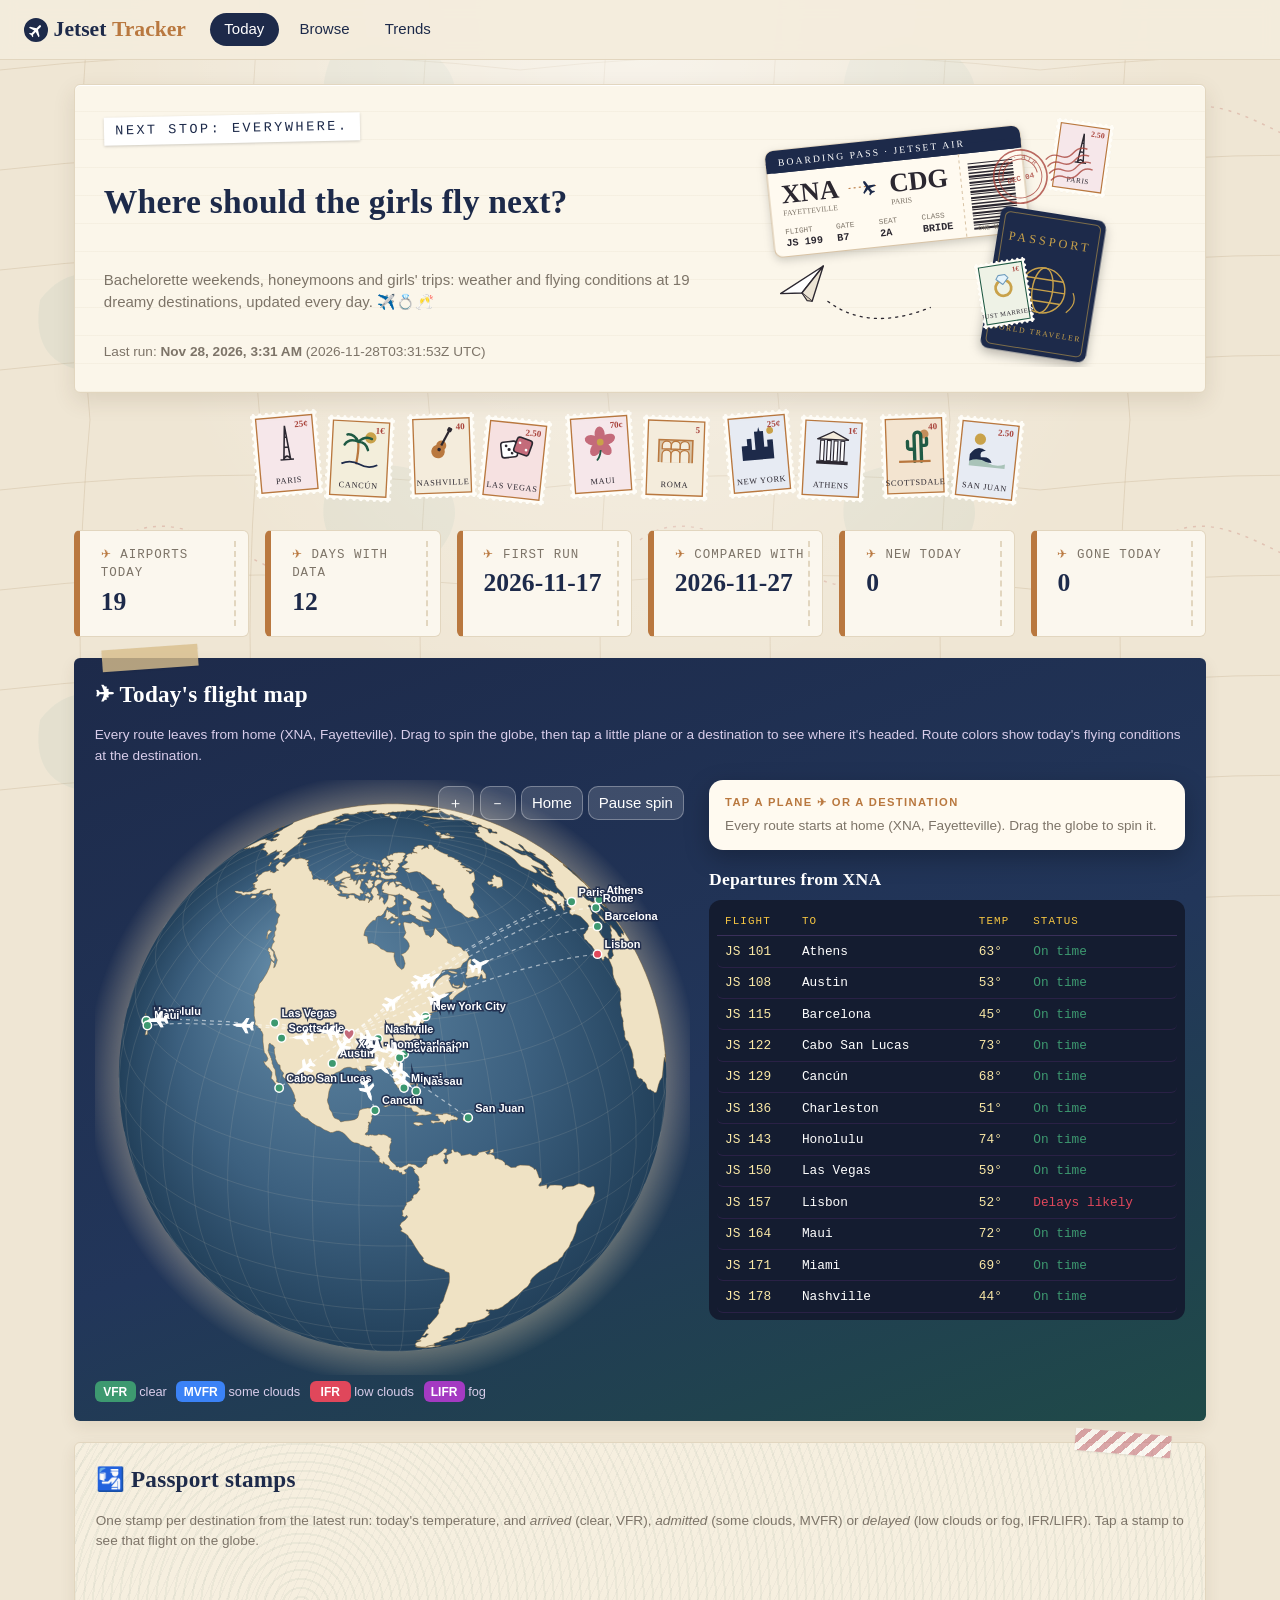
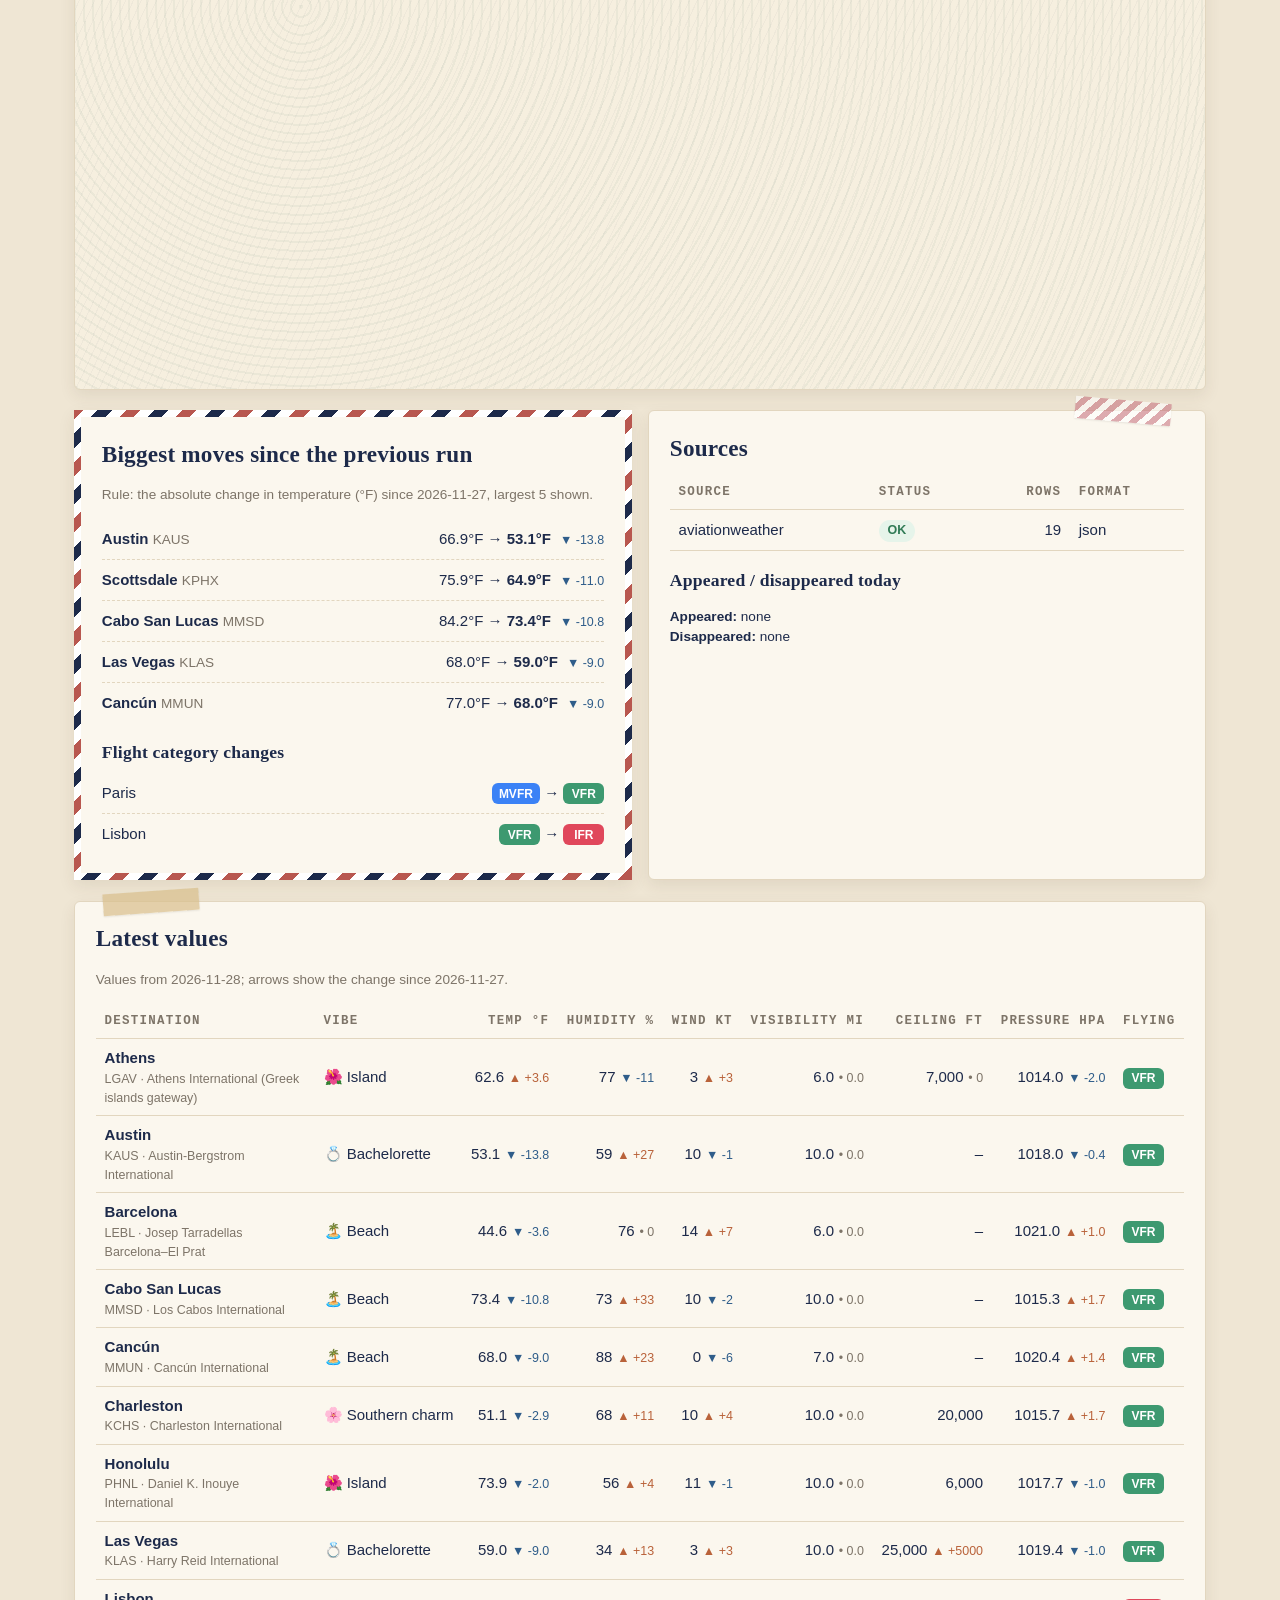
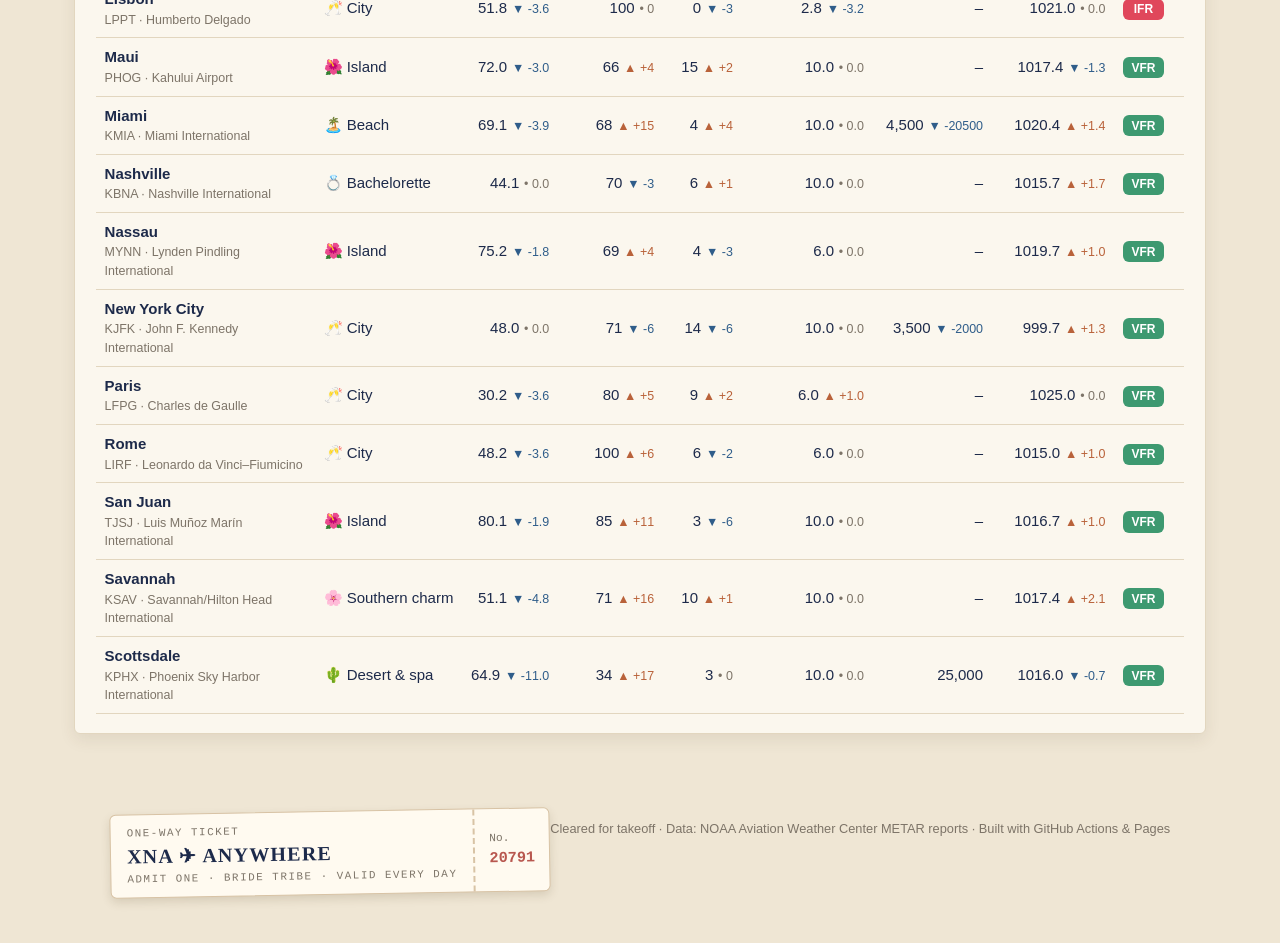
<file: index.html>
<!DOCTYPE html>
<html lang="en">
<head>
  <meta charset="utf-8">
  <meta name="viewport" content="width=device-width, initial-scale=1">
  <title>Today · Jetset Tracker</title>
  <meta name="description" content="Daily weather and flying conditions at 19 girls'-trip airports.">
  <meta name="theme-color" content="#d9547a">
  <link rel="manifest" href="manifest.webmanifest">
  <link rel="icon" href="icons/icon-192.png">
  <link rel="apple-touch-icon" href="icons/icon-192.png">
  <link rel="stylesheet" href="assets/style.css">
</head>
<body data-page="today">
  <nav class="nav">
    <a class="brand" href="index.html">✈ Jetset <span>Tracker</span></a>
    <div class="nav-links">
      <a href="index.html" data-page="today">Today</a>
      <a href="browse.html" data-page="browse">Browse</a>
      <a href="trends.html" data-page="trends">Trends</a>
    </div>
  </nav>
  <main>
    <div id="offline" class="offline">You're offline. Showing the last data this device loaded.</div>
    <section class="hero">
      <h1>Where should the girls fly next?</h1>
      <p>Bachelorette weekends, honeymoons and girls' trips: weather and flying conditions at 19 dreamy destinations, updated every day. ✈️💍🥂</p>
      <p class="small" id="last-run">Loading the latest run…</p>
    </section>

    <div id="content">
      <div class="grid stats" id="stats"></div>

      <section class="card globe-card">
        <h2>✈ Today's flight map</h2>
        <p class="muted small">Every route leaves from home (XNA, Fayetteville). Drag to spin the globe, then tap a little plane
          or a destination to see where it's headed. Route colors show today's flying conditions at the destination.</p>
        <div class="globe-layout">
          <div class="globe-wrap">
            <canvas id="globe" aria-label="Interactive globe of flights from XNA to each destination"></canvas>
            <div class="globe-tools">
              <button type="button" id="g-in" aria-label="Zoom in">＋</button>
              <button type="button" id="g-out" aria-label="Zoom out">－</button>
              <button type="button" id="g-home">Home</button>
              <button type="button" id="g-spin">Pause spin</button>
            </div>
            <div class="legend-cats">
              <span><span class="cat VFR">VFR</span> clear</span><span><span class="cat MVFR">MVFR</span> some clouds</span>
              <span><span class="cat IFR">IFR</span> low clouds</span><span><span class="cat LIFR">LIFR</span> fog</span>
            </div>
          </div>
          <div>
            <div id="flight-info"></div>
            <h3 style="color:#fff">Departures from XNA</h3>
            <div class="board" id="board"></div>
          </div>
        </div>
      </section>

      <section class="card passport-page">
        <h2>🛂 Passport stamps</h2>
        <p class="muted small">One stamp per destination from the latest run: today's temperature, and <em>arrived</em> (clear, VFR),
          <em>admitted</em> (some clouds, MVFR) or <em>delayed</em> (low clouds or fog, IFR/LIFR). Tap a stamp to see that flight on the globe.</p>
        <div class="stamps-grid" id="stamps"></div>
      </section>

      <div class="grid two">
        <section class="card airmail">
          <h2>Biggest moves since the previous run</h2>
          <p class="muted small" id="moves-rule"></p>
          <ul class="moves" id="moves"></ul>
          <h3 style="margin-top:1rem">Flight category changes</h3>
          <ul class="moves" id="cat-changes"></ul>
        </section>
        <section class="card">
          <h2>Sources</h2>
          <div class="table-wrap">
            <table>
              <thead><tr><th>Source</th><th>Status</th><th class="num">Rows</th><th>Format</th></tr></thead>
              <tbody id="sources"></tbody>
            </table>
          </div>
          <h3 style="margin-top:1rem">Appeared / disappeared today</h3>
          <p id="new-gone" class="small"></p>
        </section>
      </div>

      <section class="card">
        <h2>Latest values</h2>
        <p class="muted small" id="latest-note"></p>
        <div class="table-wrap">
          <table>
            <thead>
              <tr>
                <th>Destination</th><th>Vibe</th><th class="num">Temp °F</th><th class="num">Humidity %</th>
                <th class="num">Wind kt</th><th class="num">Visibility mi</th><th class="num">Ceiling ft</th>
                <th class="num">Pressure hPa</th><th>Flying</th>
              </tr>
            </thead>
            <tbody id="latest"></tbody>
          </table>
        </div>
      </section>
    </div>
  </main>
  <footer>Cleared for takeoff · Data: NOAA Aviation Weather Center METAR reports · Built with GitHub Actions &amp; Pages</footer>

  <script src="assets/app.js"></script>
  <script src="assets/decor.js"></script>
  <script src="assets/vendor/d3-array.min.js"></script>
  <script src="assets/vendor/d3-geo.min.js"></script>
  <script src="assets/globe.js"></script>
  <script>
  (async function () {
    const content = document.getElementById("content");
    let data;
    try { data = await loadData(); } catch (e) { showError(content, e); return; }
    const { rows, status } = data;
    const runDate = status.run_date || data.dates[data.dates.length - 1];
    const diff = compare(rows, runDate);

    if (window.d3 && diff.today.size) {
      const globe = initGlobe({
        canvas: document.getElementById("globe"),
        infoEl: document.getElementById("flight-info"),
        boardEl: document.getElementById("board"),
        latestRows: diff.today,
      });
      globe.start();
      document.getElementById("stamps").addEventListener("click", (e) => {
        const a = e.target.closest("a[data-id]");
        if (!a) return;
        e.preventDefault();
        const f = globe.flights.find((x) => x.row.item_id === a.dataset.id);
        if (f) { globe.select(f); document.getElementById("globe").scrollIntoView({ behavior: "smooth", block: "center" }); }
      });
      document.getElementById("g-in").onclick = () => globe.zoomBy(1.25);
      document.getElementById("g-out").onclick = () => globe.zoomBy(0.8);
      document.getElementById("g-home").onclick = () => globe.home();
      document.getElementById("g-spin").onclick = (e) => { e.target.textContent = globe.toggleSpin() ? "Pause spin" : "Spin"; };
    }

    const stampDate = (() => { const [y, m, d] = diff.date.split("-").map(Number);
      return new Date(Date.UTC(y, m - 1, d)).toLocaleDateString("en-GB", { day: "2-digit", month: "short", year: "numeric", timeZone: "UTC" }).toUpperCase(); })();
    document.getElementById("stamps").innerHTML = [...diff.today.values()]
      .sort((a, b) => a.item.localeCompare(b.item))
      .map((r) => `<a href="#" data-id="${esc(r.item_id)}" title="${esc(r.item)}: see this flight on the globe">${passportStampSVG(r, stampDate)}</a>`).join("");

    document.getElementById("last-run").innerHTML =
      `Last run: <strong>${esc(localTime(status.run_time))}</strong> <span class="muted">(${esc(status.run_time)} UTC)</span>`;

    const stats = [
      ["Airports today", status.items],
      ["Days with data", status.days_with_success],
      ["First run", status.first_run_date || "–"],
      ["Compared with", diff.prev || "–"],
      ["New today", (status.new_today || []).length],
      ["Gone today", (status.gone_today || []).length],
    ];
    document.getElementById("stats").innerHTML = stats.map(([l, v]) =>
      `<div class="stat"><div class="label">${l}</div><div class="value">${esc(v)}</div></div>`).join("");

    document.getElementById("sources").innerHTML = (status.sources || []).map((s) => `
      <tr><td>${esc(s.name)}${s.error ? `<span class="sub">${esc(s.error)}</span>` : ""}</td>
      <td><span class="badge ${s.ok ? "ok" : "bad"}">${s.ok ? "OK" : "Failed"}</span></td>
      <td class="num">${s.count}</td><td>${esc(s.format || "")}</td></tr>`).join("");

    const name = (id) => { const r = rows.find((x) => x.item_id === id); return r ? `${r.item} (${id})` : id; };
    const ng = [];
    ng.push(`<strong>Appeared:</strong> ${(status.new_today || []).map(name).join(", ") || "none"}`);
    ng.push(`<strong>Disappeared:</strong> ${(status.gone_today || []).map(name).join(", ") || "none"}`);
    document.getElementById("new-gone").innerHTML = ng.join("<br>");

    document.getElementById("moves-rule").textContent =
      `Rule: the absolute change in temperature (°F) since ${diff.prev || "the previous run"}, largest ${MOVE_LIMIT} shown.`;
    const movesEl = document.getElementById("moves");
    if (!diff.prev) movesEl.innerHTML = "<li class='muted'>This is the first day of history, so there's nothing to compare yet. Check back after tomorrow's run!</li>";
    else if (!diff.moves.length) movesEl.innerHTML = "<li class='muted'>No changes today.</li>";
    else movesEl.innerHTML = diff.moves.map((m) => `
      <li><span><strong>${esc(m.item)}</strong> <span class="muted small">${m.item_id}</span></span>
      <span>${fmt(m.old)}°F → <strong>${fmt(m.new)}°F</strong> ${deltaHTML(m.new, m.old)}</span></li>`).join("");
    document.getElementById("cat-changes").innerHTML = diff.catChanges.length
      ? diff.catChanges.map((c) => `<li><span>${esc(c.item)}</span><span>${catHTML(c.old)} → ${catHTML(c.new)}</span></li>`).join("")
      : "<li class='muted'>None.</li>";

    document.getElementById("latest-note").textContent = diff.prev
      ? `Values from ${diff.date}; arrows show the change since ${diff.prev}.`
      : `Values from ${diff.date}.`;
    const latest = [...diff.today.values()].sort((a, b) => a.item.localeCompare(b.item));
    const cell = (r, o, key, digits = 1) =>
      `<td class="num">${fmtNum(key, r[key])}${o ? deltaHTML(r[key], o[key], digits) : ""}</td>`;
    document.getElementById("latest").innerHTML = latest.map((r) => {
      const o = diff.before.get(r.item_id);
      return `<tr>
        <td><strong>${esc(r.item)}</strong><span class="sub">${esc(r.item_id)} · ${esc(r.airport)}</span></td>
        <td>${vibeHTML(r.vibe)}</td>
        ${cell(r, o, "temp_f")}${cell(r, o, "humidity_pct", 0)}${cell(r, o, "wind_kt", 0)}
        ${cell(r, o, "visibility_mi")}${cell(r, o, "ceiling_ft", 0)}${cell(r, o, "pressure_hpa")}
        <td>${catHTML(r.flight_category)}</td></tr>`;
    }).join("") || "<tr><td colspan='9' class='muted'>No rows for the latest run.</td></tr>";
  })();
  </script>
</body>
</html>
</file>
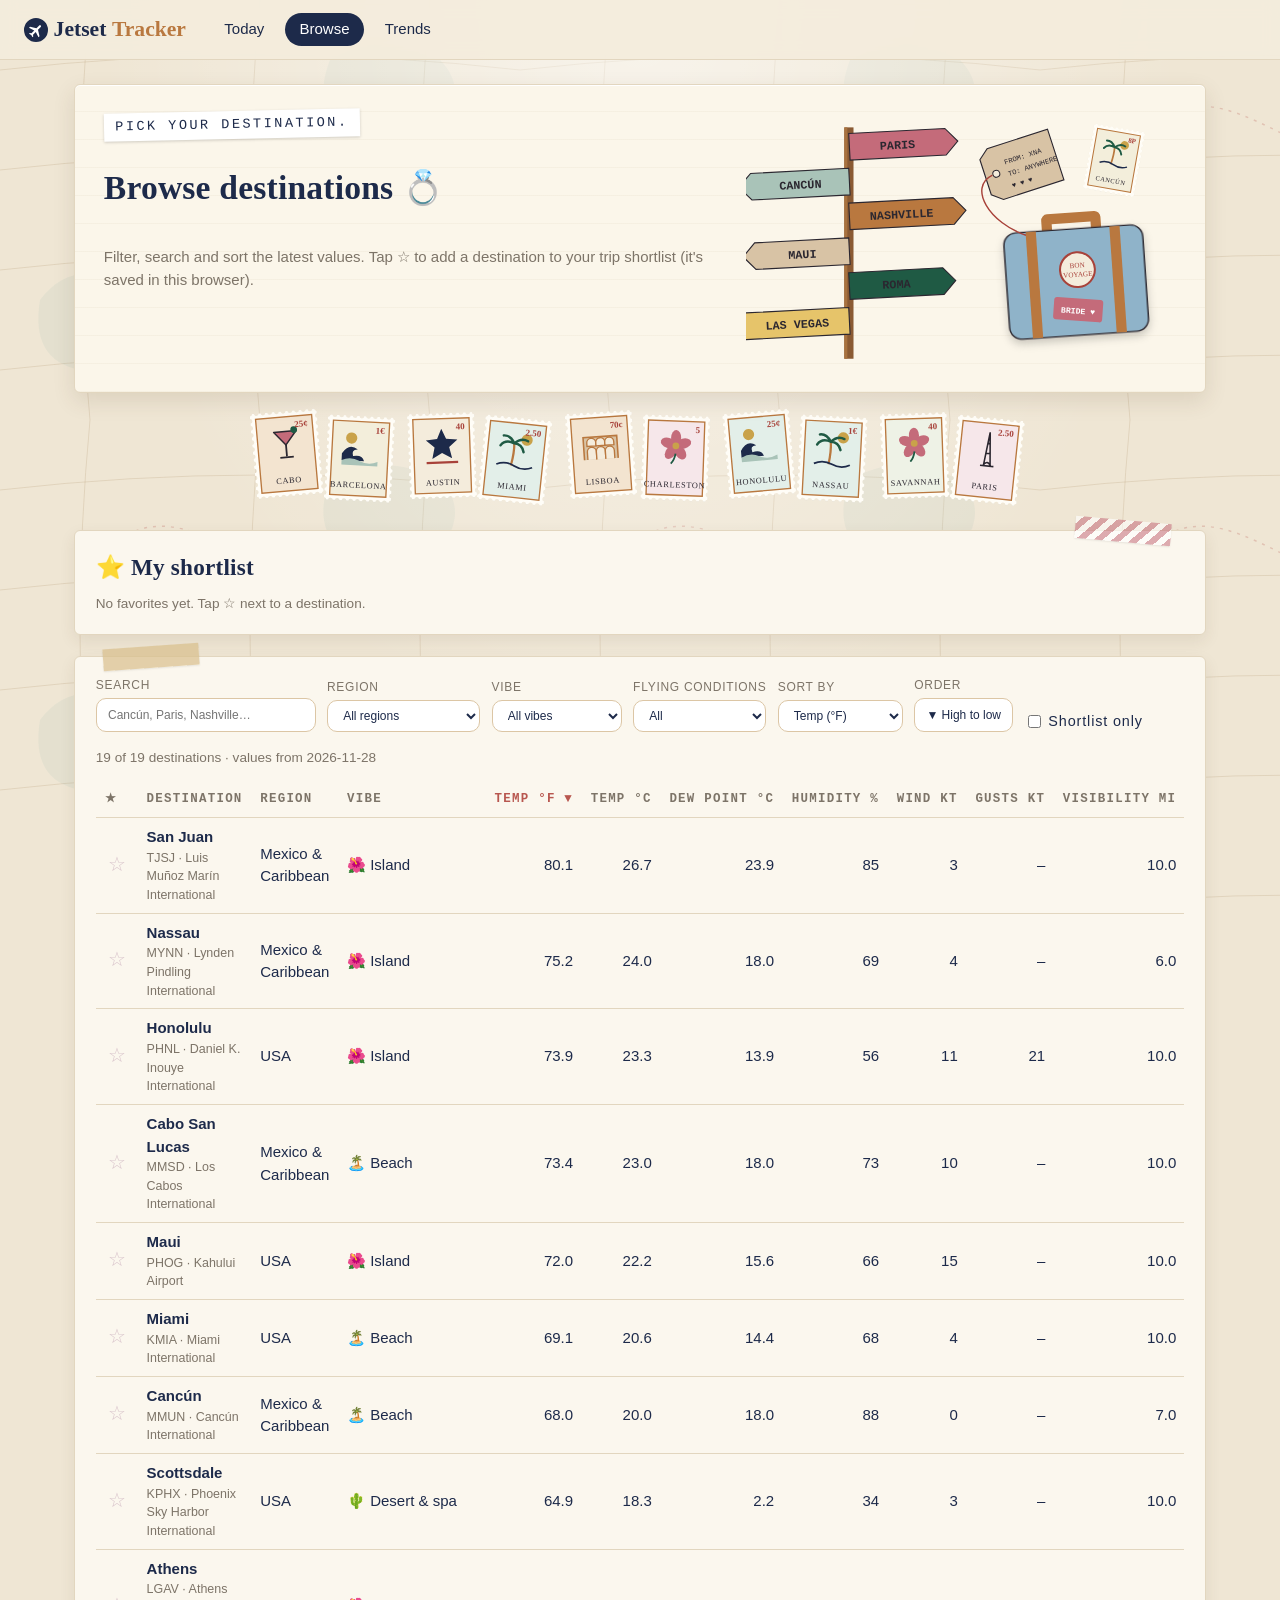
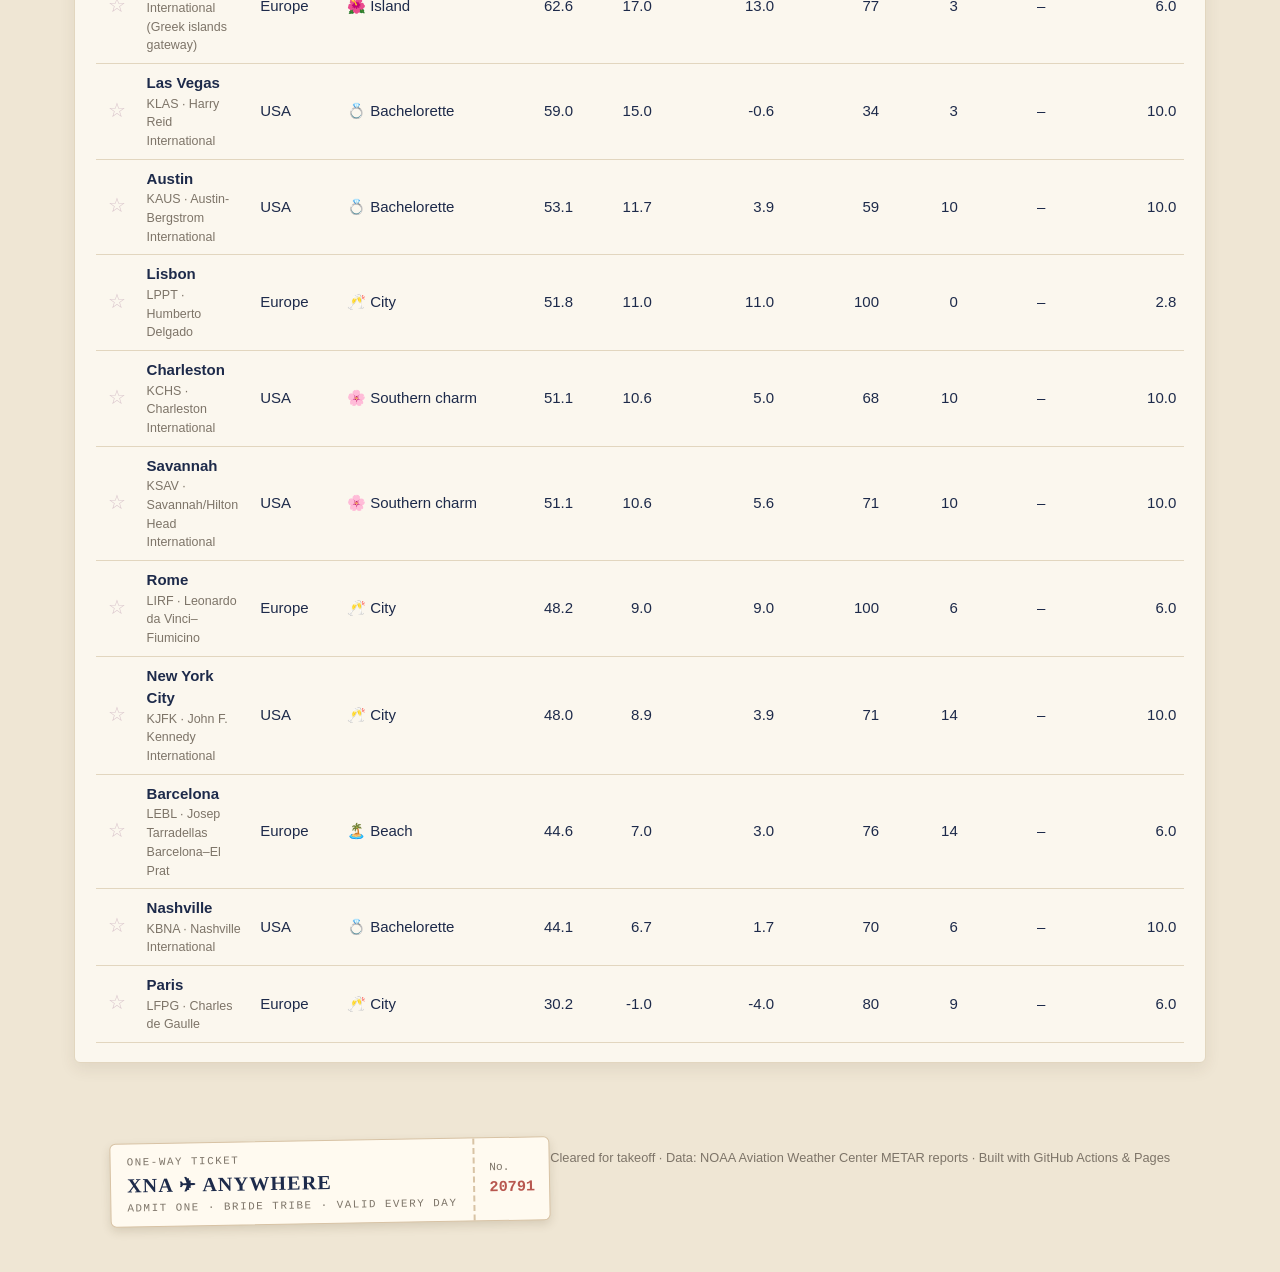
<file: browse.html>
<!DOCTYPE html>
<html lang="en">
<head>
  <meta charset="utf-8">
  <meta name="viewport" content="width=device-width, initial-scale=1">
  <title>Browse · Jetset Tracker</title>
  <meta name="theme-color" content="#d9547a">
  <link rel="manifest" href="manifest.webmanifest">
  <link rel="icon" href="icons/icon-192.png">
  <link rel="apple-touch-icon" href="icons/icon-192.png">
  <link rel="stylesheet" href="assets/style.css">
</head>
<body data-page="browse">
  <nav class="nav">
    <a class="brand" href="index.html">✈ Jetset <span>Tracker</span></a>
    <div class="nav-links">
      <a href="index.html" data-page="today">Today</a>
      <a href="browse.html" data-page="browse">Browse</a>
      <a href="trends.html" data-page="trends">Trends</a>
    </div>
  </nav>
  <main>
    <div id="offline" class="offline">You're offline. Showing the last data this device loaded.</div>
    <section class="hero">
      <h1>Browse destinations 💍</h1>
      <p>Filter, search and sort the latest values. Tap ☆ to add a destination to your trip shortlist (it's saved in this browser).</p>
    </section>

    <section class="card" id="shortlist-card">
      <h2>⭐ My shortlist</h2>
      <div class="chips" id="shortlist"></div>
    </section>

    <section class="card" id="content">
      <div class="controls">
        <label>Search
          <input type="search" id="search" placeholder="Cancún, Paris, Nashville…">
        </label>
        <label>Region
          <select id="f-region"><option value="">All regions</option></select>
        </label>
        <label>Vibe
          <select id="f-vibe"><option value="">All vibes</option></select>
        </label>
        <label>Flying conditions
          <select id="f-cat"><option value="">All</option></select>
        </label>
        <label>Sort by
          <select id="sort-key"></select>
        </label>
        <label>Order
          <button id="sort-dir" type="button">▼ High to low</button>
        </label>
        <label class="check"><input type="checkbox" id="only-starred"> Shortlist only</label>
      </div>
      <p class="muted small" id="count"></p>
      <div class="table-wrap">
        <table>
          <thead id="thead"></thead>
          <tbody id="tbody"></tbody>
        </table>
      </div>
    </section>
  </main>
  <footer>Cleared for takeoff · Data: NOAA Aviation Weather Center METAR reports · Built with GitHub Actions &amp; Pages</footer>

  <script src="assets/app.js"></script>
  <script src="assets/decor.js"></script>
  <script>
  (async function () {
    let data;
    try { data = await loadData(); } catch (e) { showError(document.getElementById("content"), e); return; }
    const latestDate = data.dates[data.dates.length - 1];
    const items = data.rows.filter((r) => r.date === latestDate);
    let shortlist = getShortlist();
    const state = { q: "", region: "", vibe: "", cat: "", sortKey: "temp_f", dir: -1, starred: false };

    const fill = (id, values) => {
      const sel = document.getElementById(id);
      [...new Set(values)].filter(Boolean).sort().forEach((v) => sel.insertAdjacentHTML("beforeend", `<option>${esc(v)}</option>`));
    };
    fill("f-region", items.map((r) => r.region));
    fill("f-vibe", items.map((r) => r.vibe));
    fill("f-cat", items.map((r) => r.flight_category));
    const sortSel = document.getElementById("sort-key");
    sortSel.innerHTML = `<option value="item">Name</option>` +
      NUMERIC.map((n) => `<option value="${n.key}">${n.label} (${n.unit})</option>`).join("");
    sortSel.value = state.sortKey;

    const cols = [
      { key: "star", label: "★" },
      { key: "item", label: "Destination" },
      { key: "region", label: "Region" },
      { key: "vibe", label: "Vibe" },
      ...NUMERIC.map((n) => ({ key: n.key, label: `${n.label} ${n.unit}`, num: true })),
      { key: "flight_category", label: "Flying" },
    ];

    function renderHead() {
      document.getElementById("thead").innerHTML = "<tr>" + cols.map((c) => {
        const sortable = c.num || c.key === "item";
        const arrow = state.sortKey === c.key ? (state.dir < 0 ? " ▼" : " ▲") : "";
        return `<th class="${c.num ? "num " : ""}${sortable ? "sortable " : ""}${state.sortKey === c.key ? "sorted" : ""}"
          data-key="${c.key}" title="${sortable ? "Click to sort" : ""}">${c.label}${arrow}</th>`;
      }).join("") + "</tr>";
      document.querySelectorAll("th.sortable").forEach((th) => th.addEventListener("click", () => {
        const k = th.dataset.key;
        if (state.sortKey === k) state.dir *= -1; else { state.sortKey = k; state.dir = k === "item" ? 1 : -1; }
        sortSel.value = k; render();
      }));
    }

    function renderShortlist() {
      const el = document.getElementById("shortlist");
      const picked = items.filter((r) => shortlist.has(r.item_id));
      el.innerHTML = picked.length
        ? picked.map((r) => `<span class="chip on">⭐ ${esc(r.item)} · ${fmt(r.temp_f)}°F ${catHTML(r.flight_category)}</span>`).join("")
        : '<span class="muted small">No favorites yet. Tap ☆ next to a destination.</span>';
    }

    function render() {
      const q = state.q.trim().toLowerCase();
      let list = items.filter((r) =>
        (!q || r.item.toLowerCase().includes(q) || r.airport.toLowerCase().includes(q) || r.item_id.toLowerCase().includes(q)) &&
        (!state.region || r.region === state.region) &&
        (!state.vibe || r.vibe === state.vibe) &&
        (!state.cat || r.flight_category === state.cat) &&
        (!state.starred || shortlist.has(r.item_id)));
      const k = state.sortKey;
      list.sort((a, b) => {
        if (k === "item") return state.dir * a.item.localeCompare(b.item);
        const av = a[k], bv = b[k];
        if (av == null && bv == null) return a.item.localeCompare(b.item);
        if (av == null) return 1;   // empty values always go last
        if (bv == null) return -1;
        return state.dir * (av - bv) || a.item.localeCompare(b.item);
      });
      document.getElementById("sort-dir").textContent = state.dir < 0 ? "▼ High to low" : "▲ Low to high";
      document.getElementById("count").textContent =
        `${list.length} of ${items.length} destinations · values from ${latestDate}`;
      renderHead();
      document.getElementById("tbody").innerHTML = list.map((r) => `<tr>
        <td><button class="star ${shortlist.has(r.item_id) ? "on" : ""}" data-id="${r.item_id}"
          aria-label="Save ${esc(r.item)} to shortlist">${shortlist.has(r.item_id) ? "★" : "☆"}</button></td>
        <td><strong>${esc(r.item)}</strong><span class="sub">${esc(r.item_id)} · ${esc(r.airport)}</span></td>
        <td>${esc(r.region)}</td><td>${vibeHTML(r.vibe)}</td>
        ${NUMERIC.map((n) => `<td class="num">${fmtNum(n.key, r[n.key])}</td>`).join("")}
        <td>${catHTML(r.flight_category)}</td></tr>`).join("") ||
        `<tr><td colspan="${cols.length}" class="muted">No destinations match these filters.</td></tr>`;
      document.querySelectorAll(".star").forEach((b) => b.addEventListener("click", () => {
        const id = b.dataset.id;
        shortlist.has(id) ? shortlist.delete(id) : shortlist.add(id);
        saveShortlist(shortlist);
        render();
      }));
      renderShortlist();
    }

    document.getElementById("search").addEventListener("input", (e) => { state.q = e.target.value; render(); });
    document.getElementById("f-region").addEventListener("change", (e) => { state.region = e.target.value; render(); });
    document.getElementById("f-vibe").addEventListener("change", (e) => { state.vibe = e.target.value; render(); });
    document.getElementById("f-cat").addEventListener("change", (e) => { state.cat = e.target.value; render(); });
    document.getElementById("only-starred").addEventListener("change", (e) => { state.starred = e.target.checked; render(); });
    sortSel.addEventListener("change", (e) => { state.sortKey = e.target.value; render(); });
    document.getElementById("sort-dir").addEventListener("click", () => { state.dir *= -1; render(); });
    render();
  })();
  </script>
</body>
</html>
</file>
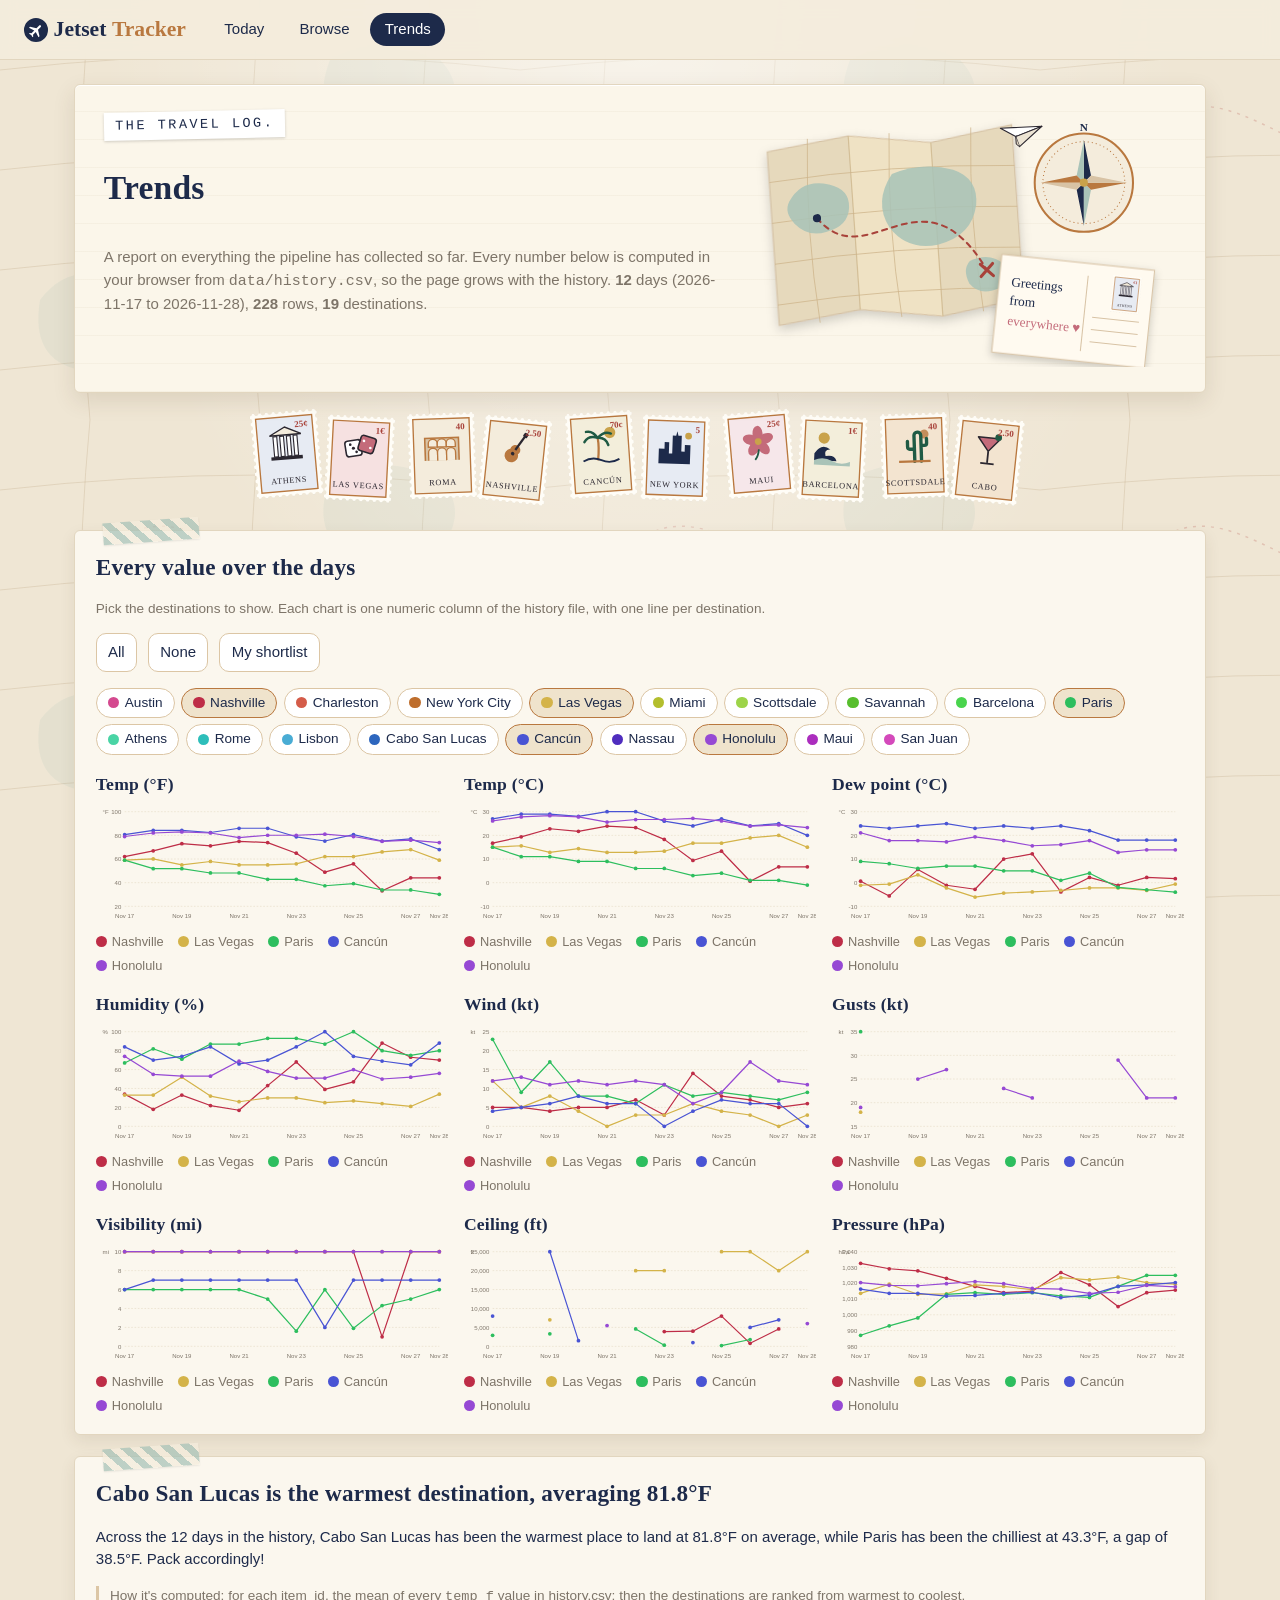
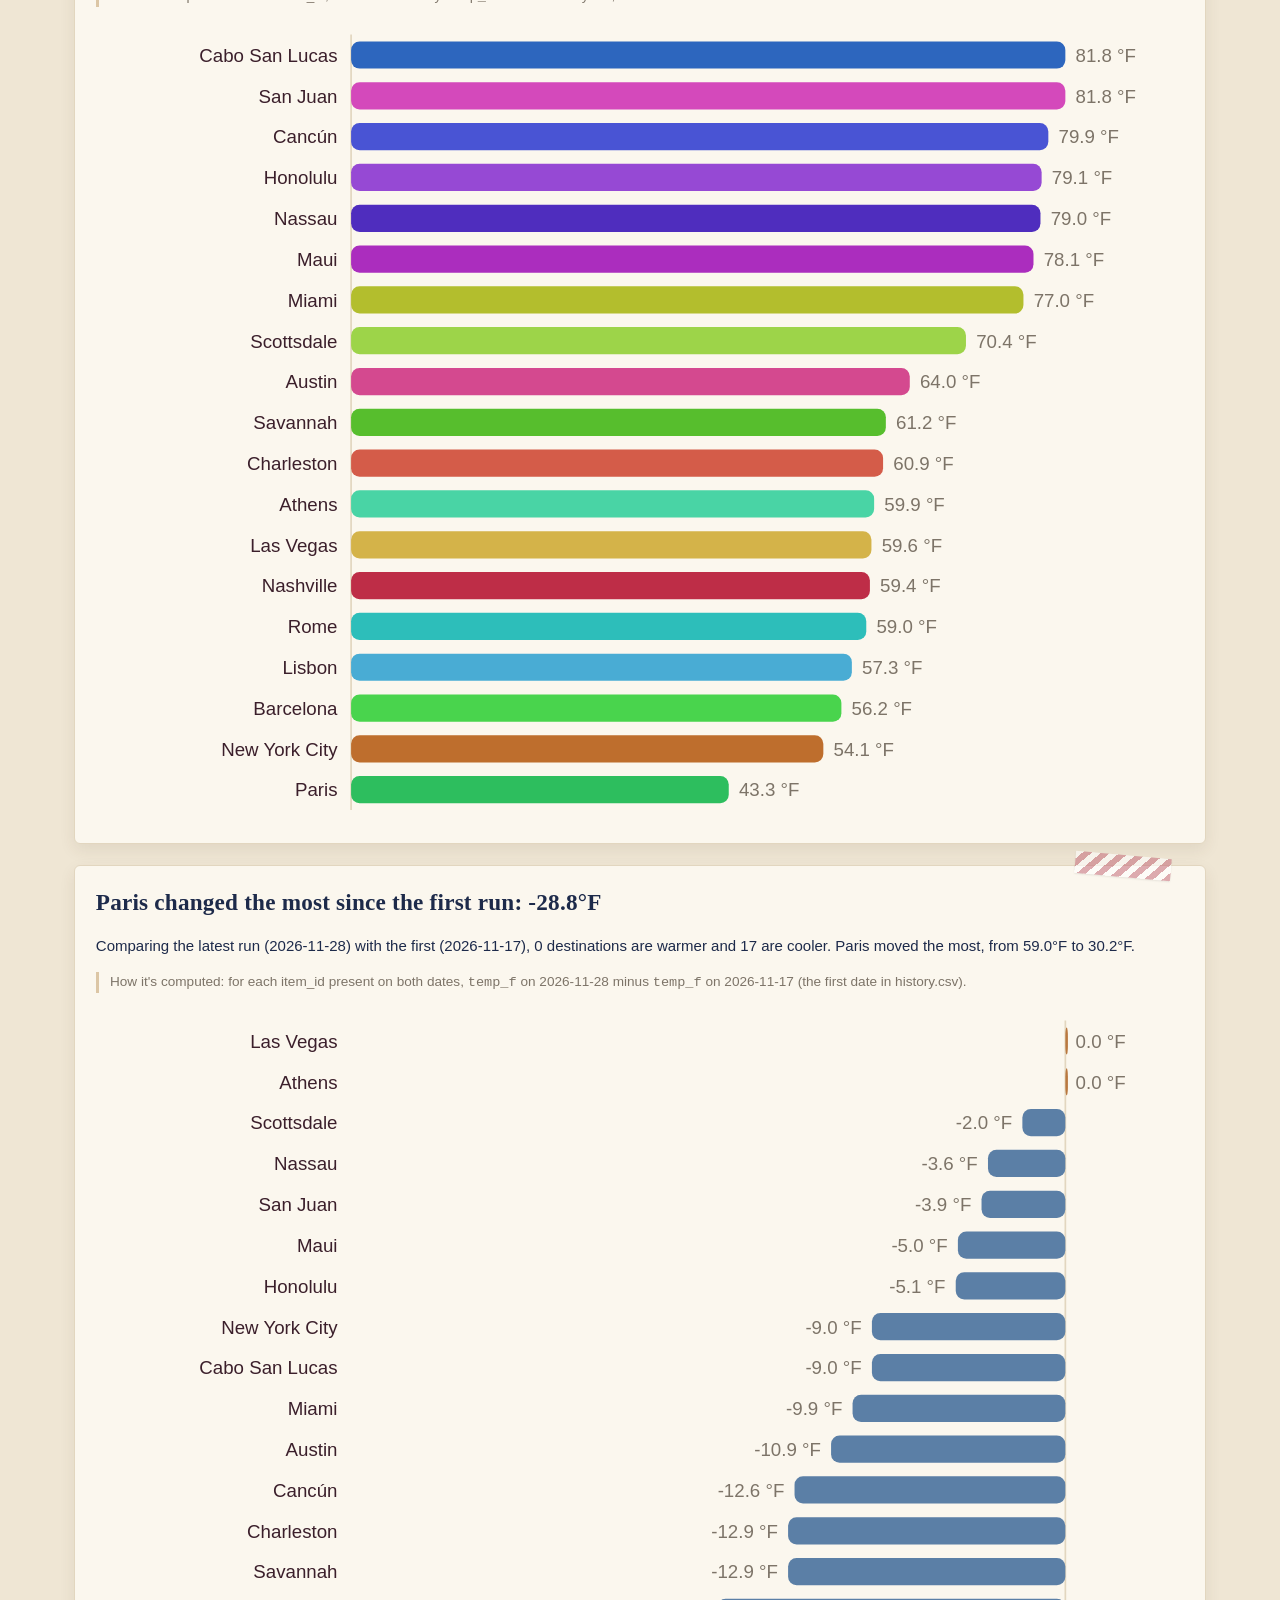
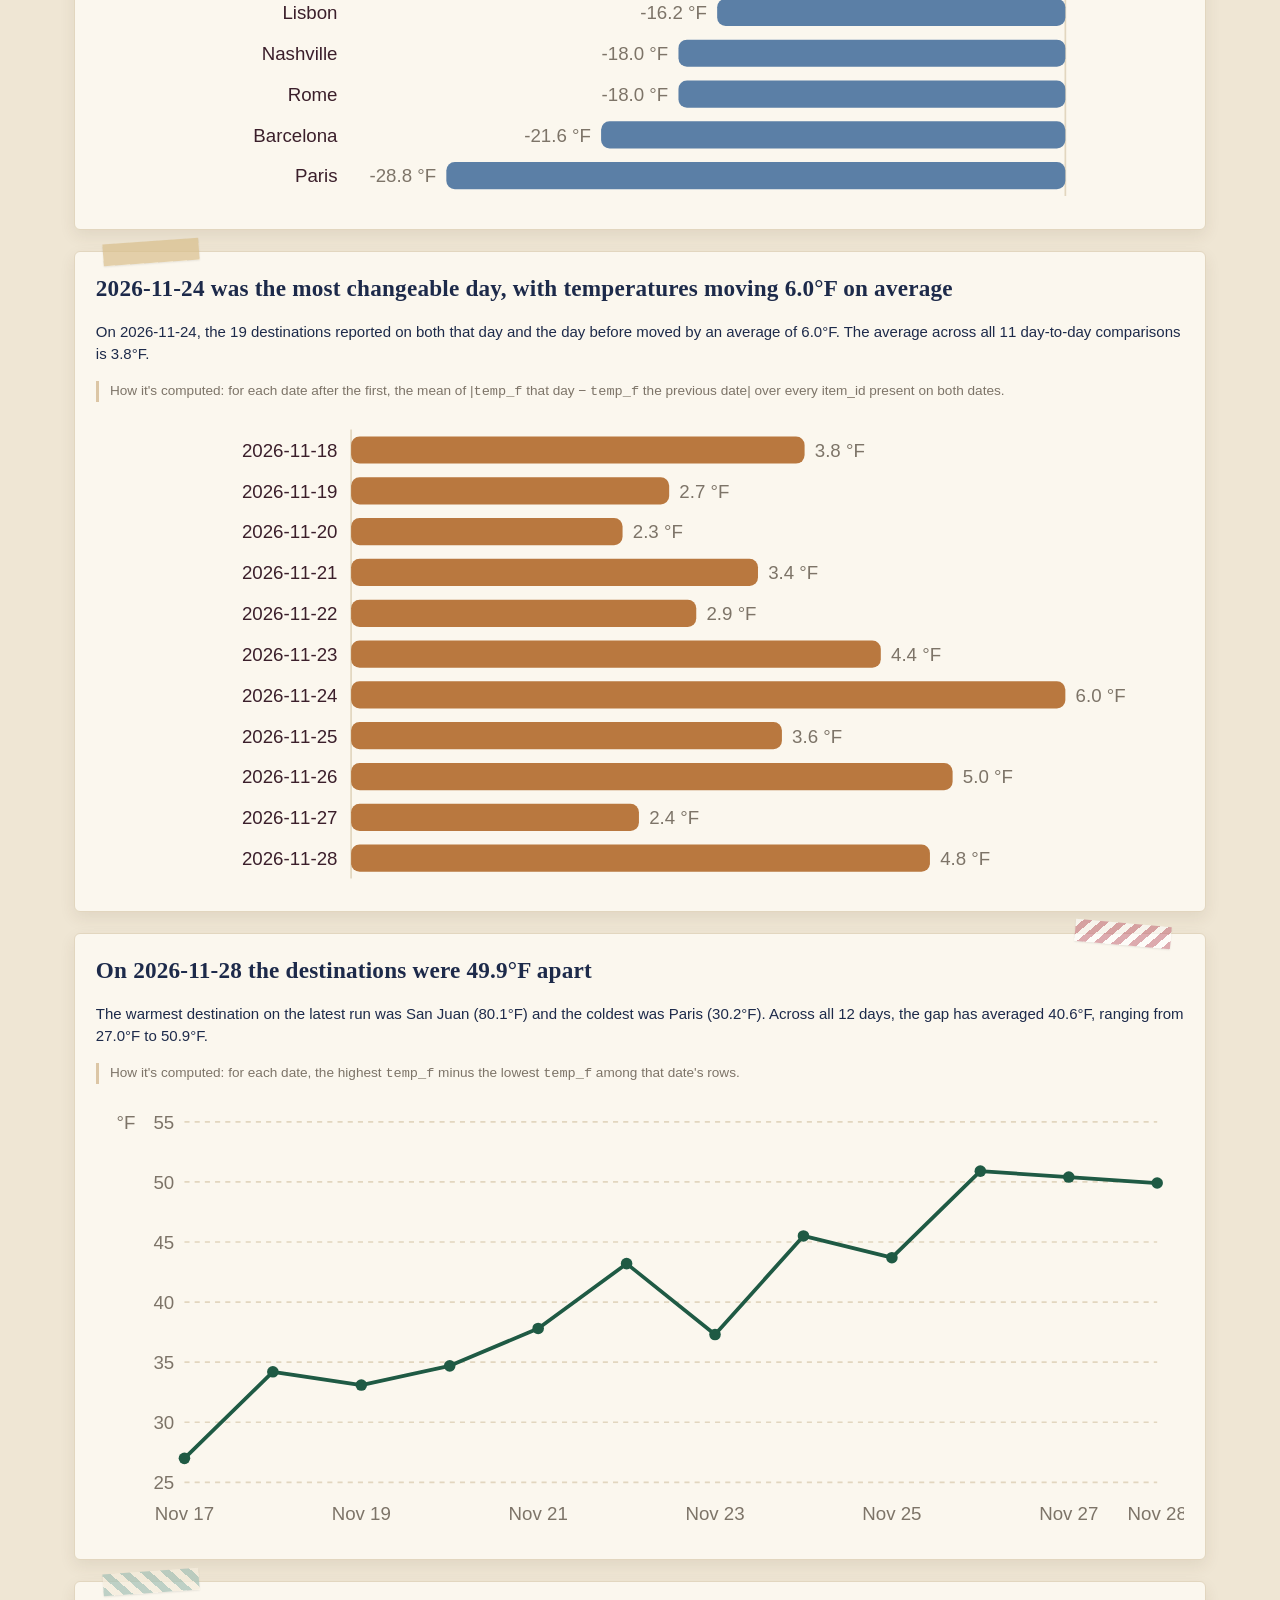
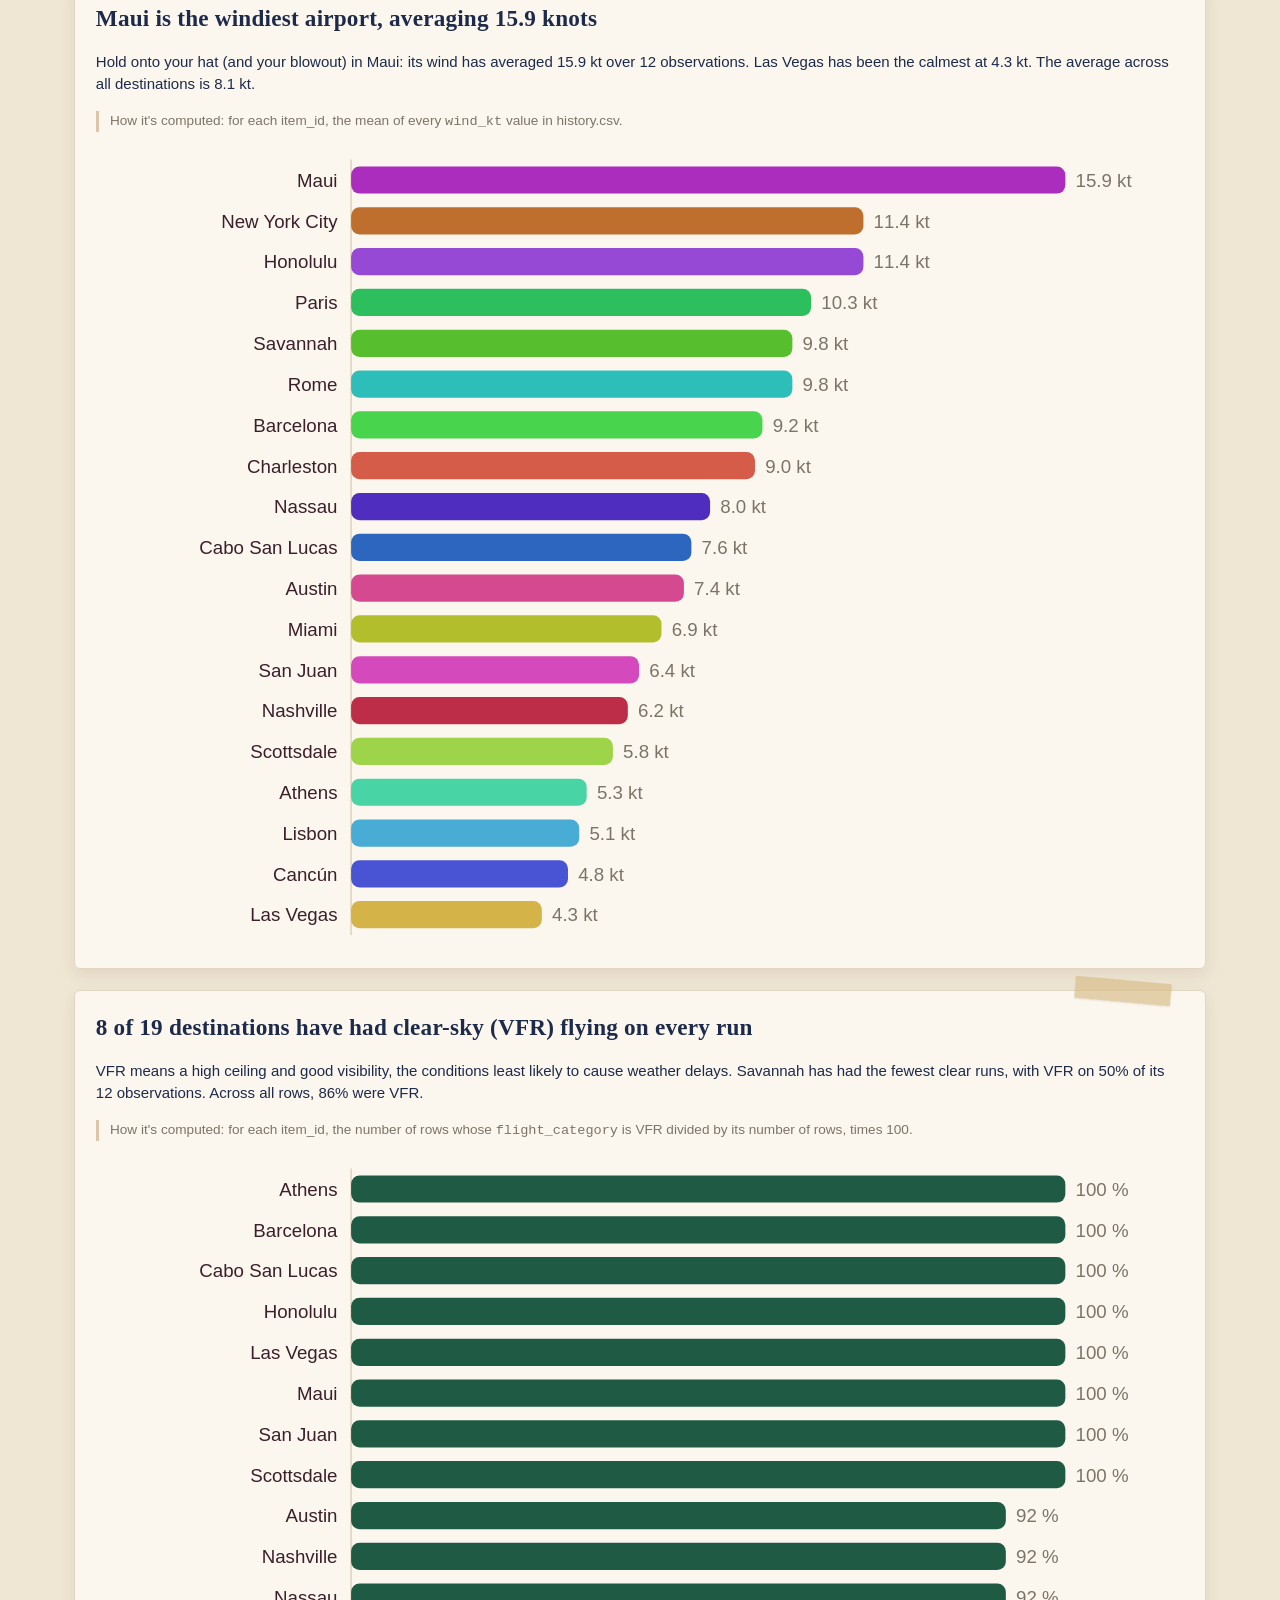
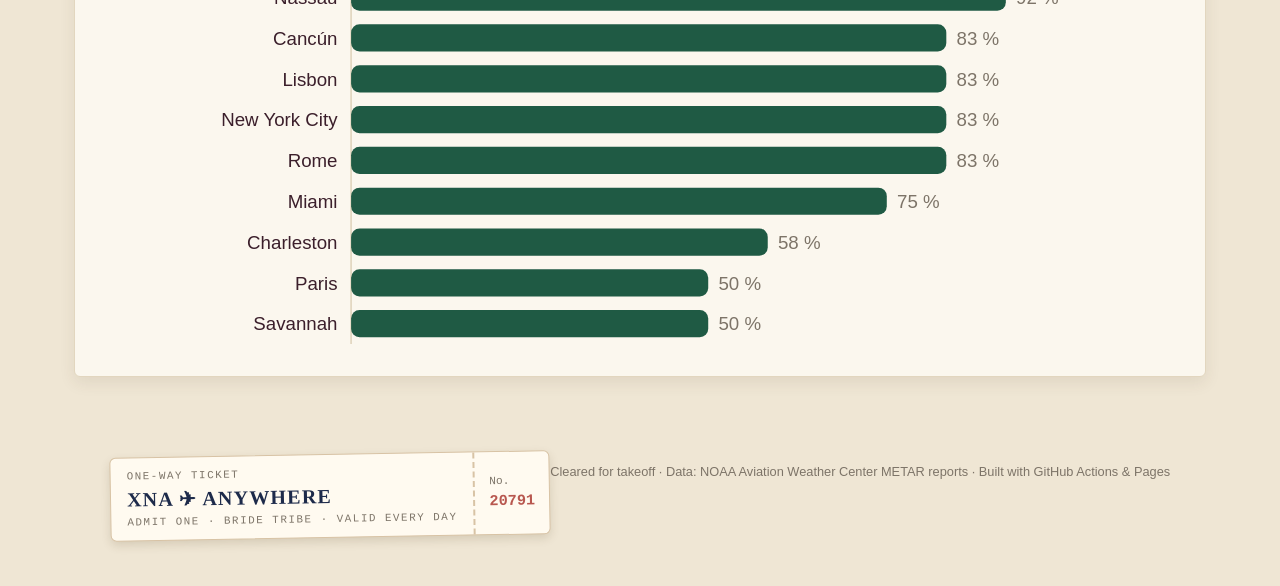
<file: trends.html>
<!DOCTYPE html>
<html lang="en">
<head>
  <meta charset="utf-8">
  <meta name="viewport" content="width=device-width, initial-scale=1">
  <title>Trends · Jetset Tracker</title>
  <meta name="theme-color" content="#d9547a">
  <link rel="manifest" href="manifest.webmanifest">
  <link rel="icon" href="icons/icon-192.png">
  <link rel="apple-touch-icon" href="icons/icon-192.png">
  <link rel="stylesheet" href="assets/style.css">
</head>
<body data-page="trends">
  <nav class="nav">
    <a class="brand" href="index.html">✈ Jetset <span>Tracker</span></a>
    <div class="nav-links">
      <a href="index.html" data-page="today">Today</a>
      <a href="browse.html" data-page="browse">Browse</a>
      <a href="trends.html" data-page="trends">Trends</a>
    </div>
  </nav>
  <main>
    <div id="offline" class="offline">You're offline. Showing the last data this device loaded.</div>
    <section class="hero">
      <h1>Trends</h1>
      <p id="trend-intro">A report on everything the pipeline has collected so far. Every number below is computed in your browser from <code>data/history.csv</code>, so the page grows with the history.</p>
    </section>

    <div id="content">
      <section class="card">
        <h2>Every value over the days</h2>
        <p class="muted small">Pick the destinations to show. Each chart is one numeric column of the history file, with one line per destination.</p>
        <div class="controls">
          <button type="button" id="pick-all">All</button>
          <button type="button" id="pick-none">None</button>
          <button type="button" id="pick-short">My shortlist</button>
        </div>
        <div class="chips" id="picker" style="margin-bottom:1rem"></div>
        <div class="grid small-multiples" id="multiples"></div>
      </section>

      <div id="findings"></div>
    </div>
  </main>
  <footer>Cleared for takeoff · Data: NOAA Aviation Weather Center METAR reports · Built with GitHub Actions &amp; Pages</footer>

  <script src="assets/app.js"></script>
  <script src="assets/decor.js"></script>
  <script src="assets/charts.js"></script>
  <script>
  (async function () {
    let data;
    try { data = await loadData(); } catch (e) { showError(document.getElementById("content"), e); return; }
    const { rows, dates } = data;
    const ids = [...new Set(rows.map((r) => r.item_id))].sort();
    const nameOf = {}; rows.forEach((r) => { nameOf[r.item_id] = r.item; });
    const color = (id) => itemColor(id, ids);
    const first = dates[0], last = dates[dates.length - 1];
    const byDate = {}; dates.forEach((d) => { byDate[d] = rowsOn(rows, d); });
    document.getElementById("trend-intro").innerHTML +=
      ` <strong>${dates.length}</strong> day${dates.length === 1 ? "" : "s"} (${first} to ${last}), <strong>${rows.length}</strong> rows, <strong>${ids.length}</strong> destinations.`;

    // ---------- 1. each numeric value over the days, with an item picker ----------
    const defaults = ["MMUN", "KBNA", "KLAS", "LFPG", "PHNL"].filter((i) => ids.includes(i));
    let picked = new Set(defaults.length ? defaults : ids.slice(0, 5));
    function drawMultiples() {
      document.getElementById("picker").innerHTML = ids.map((id) =>
        `<span class="chip ${picked.has(id) ? "on" : ""}" data-id="${id}"><i class="dot" style="background:${color(id)}"></i>${esc(nameOf[id])}</span>`).join("");
      document.querySelectorAll("#picker .chip").forEach((c) => c.addEventListener("click", () => {
        const id = c.dataset.id; picked.has(id) ? picked.delete(id) : picked.add(id); drawMultiples();
      }));
      const box = document.getElementById("multiples");
      box.innerHTML = NUMERIC.map((n) => `<div><h3>${n.label} (${n.unit})</h3><div id="m-${n.key}"></div></div>`).join("");
      NUMERIC.forEach((n) => {
        const series = [...picked].sort().map((id) => {
          const values = {};
          dates.forEach((d) => { const r = byDate[d].get(id); values[d] = r ? r[n.key] : null; });
          return { name: nameOf[id], color: color(id), values };
        });
        lineChart(document.getElementById(`m-${n.key}`), { dates, series, unit: n.unit, height: 220 });
      });
    }
    document.getElementById("pick-all").onclick = () => { picked = new Set(ids); drawMultiples(); };
    document.getElementById("pick-none").onclick = () => { picked = new Set(); drawMultiples(); };
    document.getElementById("pick-short").onclick = () => {
      const s = getShortlist(); picked = new Set(ids.filter((i) => s.has(i))); drawMultiples();
    };
    drawMultiples();

    // ---------- findings ----------
    const findings = document.getElementById("findings");
    let n = 0;
    function section(title, body, how, draw) {
      n += 1;
      const id = `f-${n}`;
      findings.insertAdjacentHTML("beforeend", `<section class="card finding">
        <h2>${title}</h2><p>${body}</p><p class="how">How it's computed: ${how}</p><div id="${id}"></div></section>`);
      draw(document.getElementById(id));
    }
    const perItem = (key, fn) => ids.map((id) => {
      const vals = rows.filter((r) => r.item_id === id && r[key] != null).map((r) => r[key]);
      return { id, label: nameOf[id], value: vals.length ? fn(vals) : null, n: vals.length };
    }).filter((x) => x.value != null);

    // A. warmest on average
    const avgTemp = perItem("temp_f", mean).sort((a, b) => b.value - a.value);
    if (avgTemp.length) {
      const top = avgTemp[0], bottom = avgTemp[avgTemp.length - 1];
      section(
        `${esc(top.label)} is the warmest destination, averaging ${fmt(top.value)}°F`,
        `Across the ${dates.length} day${dates.length === 1 ? "" : "s"} in the history, ${esc(top.label)} has been the warmest place to land at ${fmt(top.value)}°F on average, while ${esc(bottom.label)} has been the chilliest at ${fmt(bottom.value)}°F, a gap of ${fmt(top.value - bottom.value)}°F. Pack accordingly!`,
        `for each item_id, the mean of every <code>temp_f</code> value in history.csv; then the destinations are ranked from warmest to coolest.`,
        (el) => barChart(el, { items: avgTemp.map((x) => ({ label: x.label, value: x.value, color: color(x.id) })), unit: "°F" }));
    }

    // B. change since the first run
    const sinceFirst = ids.map((id) => {
      const a = byDate[first].get(id), b = byDate[last].get(id);
      return a && b && a.temp_f != null && b.temp_f != null ? { id, label: nameOf[id], value: Math.round((b.temp_f - a.temp_f) * 10) / 10 } : null;
    }).filter(Boolean).sort((a, b) => b.value - a.value);
    if (dates.length > 1 && sinceFirst.length) {
      const big = [...sinceFirst].sort((a, b) => Math.abs(b.value) - Math.abs(a.value) || (a.id < b.id ? -1 : 1))[0];
      const warmer = sinceFirst.filter((x) => x.value > 0).length, cooler = sinceFirst.filter((x) => x.value < 0).length;
      section(
        `${esc(big.label)} changed the most since the first run: ${big.value > 0 ? "+" : ""}${fmt(big.value)}°F`,
        `Comparing the latest run (${last}) with the first (${first}), ${warmer} destination${warmer === 1 ? " is" : "s are"} warmer and ${cooler} ${cooler === 1 ? "is" : "are"} cooler. ${esc(big.label)} moved the most, from ${fmt(byDate[first].get(big.id).temp_f)}°F to ${fmt(byDate[last].get(big.id).temp_f)}°F.`,
        `for each item_id present on both dates, <code>temp_f</code> on ${last} minus <code>temp_f</code> on ${first} (the first date in history.csv).`,
        (el) => barChart(el, { items: sinceFirst.map((x) => ({ label: x.label, value: x.value })), unit: "°F" }));
    } else {
      section(`The change since the first run appears after the second day`,
        `Only one day (${first}) is in the history so far. Once the pipeline runs again, this section compares every destination's latest temperature with its first one.`,
        `<code>temp_f</code> on the latest date minus <code>temp_f</code> on the first date, per item_id.`,
        (el) => barChart(el, { items: [] }));
    }

    // C. the day with the biggest move
    const dayMoves = dates.slice(1).map((d, i) => {
      const prev = dates[i];
      const changes = [];
      byDate[d].forEach((r, id) => {
        const o = byDate[prev].get(id);
        if (o && r.temp_f != null && o.temp_f != null) changes.push(Math.abs(r.temp_f - o.temp_f));
      });
      return { label: d, value: mean(changes), n: changes.length };
    }).filter((x) => x.value != null);
    if (dayMoves.length) {
      const top = [...dayMoves].sort((a, b) => b.value - a.value)[0];
      section(
        `${top.label} was the most changeable day, with temperatures moving ${fmt(top.value)}°F on average`,
        `On ${top.label}, the ${top.n} destinations reported on both that day and the day before moved by an average of ${fmt(top.value)}°F. The average across all ${dayMoves.length} day-to-day comparisons is ${fmt(mean(dayMoves.map((x) => x.value)))}°F.`,
        `for each date after the first, the mean of |<code>temp_f</code> that day − <code>temp_f</code> the previous date| over every item_id present on both dates.`,
        (el) => barChart(el, { items: dayMoves.map((x) => ({ label: x.label, value: x.value })), unit: "°F" }));
    } else {
      section(`The day with the biggest move appears after the second day`,
        `This section needs two days of history to compare. It will update on its own after the next run.`,
        `mean absolute day-to-day change in <code>temp_f</code> across destinations, per date.`,
        (el) => barChart(el, { items: [] }));
    }

    // D. how far apart the destinations are
    const spread = dates.map((d) => {
      const vals = [...byDate[d].values()].filter((r) => r.temp_f != null);
      if (!vals.length) return null;
      vals.sort((a, b) => a.temp_f - b.temp_f);
      return { date: d, value: Math.round((vals[vals.length - 1].temp_f - vals[0].temp_f) * 10) / 10, cold: vals[0], warm: vals[vals.length - 1] };
    }).filter(Boolean);
    if (spread.length) {
      const now = spread[spread.length - 1];
      const values = {}; spread.forEach((s) => { values[s.date] = s.value; });
      section(
        `On ${now.date} the destinations were ${fmt(now.value)}°F apart`,
        `The warmest destination on the latest run was ${esc(now.warm.item)} (${fmt(now.warm.temp_f)}°F) and the coldest was ${esc(now.cold.item)} (${fmt(now.cold.temp_f)}°F). Across all ${spread.length} day${spread.length === 1 ? "" : "s"}, the gap has averaged ${fmt(mean(spread.map((s) => s.value)))}°F, ranging from ${fmt(Math.min(...spread.map((s) => s.value)))}°F to ${fmt(Math.max(...spread.map((s) => s.value)))}°F.`,
        `for each date, the highest <code>temp_f</code> minus the lowest <code>temp_f</code> among that date's rows.`,
        (el) => lineChart(el, { dates: spread.map((s) => s.date), series: [{ name: "Spread", color: "#1f5a44", values }], unit: "°F" }));
    }

    // E. windiest airport
    const wind = perItem("wind_kt", mean).sort((a, b) => b.value - a.value);
    if (wind.length) {
      const top = wind[0], calm = wind[wind.length - 1];
      section(
        `${esc(top.label)} is the windiest airport, averaging ${fmt(top.value)} knots`,
        `Hold onto your hat (and your blowout) in ${esc(top.label)}: its wind has averaged ${fmt(top.value)} kt over ${top.n} observation${top.n === 1 ? "" : "s"}. ${esc(calm.label)} has been the calmest at ${fmt(calm.value)} kt. The average across all destinations is ${fmt(mean(wind.map((w) => w.value)))} kt.`,
        `for each item_id, the mean of every <code>wind_kt</code> value in history.csv.`,
        (el) => barChart(el, { items: wind.map((x) => ({ label: x.label, value: x.value, color: color(x.id) })), unit: "kt" }));
    }

    // F. smoothest flying
    const vfr = ids.map((id) => {
      const rs = rows.filter((r) => r.item_id === id && r.flight_category);
      return rs.length ? { id, label: nameOf[id], value: 100 * rs.filter((r) => r.flight_category === "VFR").length / rs.length, n: rs.length } : null;
    }).filter(Boolean).sort((a, b) => b.value - a.value || a.label.localeCompare(b.label));
    if (vfr.length) {
      const perfect = vfr.filter((v) => v.value === 100).length;
      const worst = vfr[vfr.length - 1];
      section(
        `${perfect} of ${vfr.length} destinations have had clear-sky (VFR) flying on every run`,
        `VFR means a high ceiling and good visibility, the conditions least likely to cause weather delays. ${esc(worst.label)} has had the fewest clear runs, with VFR on ${fmt(worst.value, 0)}% of its ${worst.n} observation${worst.n === 1 ? "" : "s"}. Across all rows, ${fmt(100 * rows.filter((r) => r.flight_category === "VFR").length / rows.length, 0)}% were VFR.`,
        `for each item_id, the number of rows whose <code>flight_category</code> is VFR divided by its number of rows, times 100.`,
        (el) => barChart(el, { items: vfr.map((x) => ({ label: x.label, value: x.value, color: "#1f5a44" })), unit: "%", digits: 0 }));
    }
  })();
  </script>
</body>
</html>
</file>
<file: assets/style.css>
/* Jetset Tracker: one set of fonts and colors for every page */
:root {
  --bg: #efe6d4;
  --card: #fbf7ee;
  --ink: #1d2a4a;
  --muted: #7d7468;
  --line: #e2d6bf;
  --rose: #b8574f;
  --rose-soft: #f3e3d3;
  --blush: #dcc6a5;
  --gold: #c9a24a;
  --navy: #1d2a4a;
  --forest: #1f5a44;
  --sage: #a9c3b8;
  --tan: #d8c3a5;
  --caramel: #b9783f;
  --up: #b9623a;
  --down: #2f5d8a;
  --ok: #2f7a55;
  --bad: #b03a3a;
  --serif: "Didot", "Bodoni 72", "Playfair Display", Georgia, "Times New Roman", serif;
  --sans: -apple-system, BlinkMacSystemFont, "Segoe UI", "Helvetica Neue", Arial, sans-serif;
  --type: "American Typewriter", "Courier New", Courier, monospace;
  --hand: "Bradley Hand", "Segoe Print", "Marker Felt", cursive;
  --radius: 10px;
}
* { box-sizing: border-box; }
html, body { margin: 0; }
body {
  background: var(--bg);
  color: var(--ink);
  font-family: var(--sans);
  font-size: 15px;
  line-height: 1.5;
}
h1, h2, h3 { font-family: var(--serif); font-weight: 600; letter-spacing: .2px; margin: 0 0 .4em; }
h1 { font-size: 2.1rem; }
h2 { font-size: 1.45rem; }
h3 { font-size: 1.1rem; }
a { color: var(--rose); }
.muted { color: var(--muted); }
.small { font-size: .85rem; }

/* navigation bar shared by all pages */
.nav {
  position: sticky; top: 0; z-index: 10;
  display: flex; align-items: center; gap: 1.5rem; flex-wrap: wrap;
  padding: .8rem 1.5rem;
  background: rgba(255, 246, 248, .92);
  backdrop-filter: blur(8px);
  border-bottom: 1px solid var(--line);
}
.brand { font-family: var(--serif); font-size: 1.35rem; font-weight: 700; color: var(--ink); text-decoration: none; }
.brand span { color: var(--rose); }
.nav-links { display: flex; gap: .4rem; }
.nav-links a {
  text-decoration: none; color: var(--ink); padding: .35rem .9rem; border-radius: 999px; font-weight: 500;
}
.nav-links a:hover { background: var(--rose-soft); }
.nav-links a.active { background: var(--rose); color: #fff; }

main { max-width: 1180px; margin: 0 auto; padding: 1.5rem; }
.hero {
  background: linear-gradient(120deg, #fbe3ea 0%, #fdf0e6 60%, #fff 100%);
  border: 1px solid var(--line); border-radius: 24px; padding: 1.6rem 1.8rem; margin-bottom: 1.4rem;
}
.hero p { margin: .2rem 0 0; color: var(--muted); }
.offline {
  display: none; background: #fff3cd; border: 1px solid #f0d58a; color: #6b5310;
  padding: .5rem .9rem; border-radius: 10px; margin-bottom: 1rem;
}
.offline.show { display: block; }

.card {
  background: var(--card); border: 1px solid var(--line); border-radius: var(--radius);
  padding: 1.2rem 1.3rem; margin-bottom: 1.3rem; box-shadow: 0 2px 10px rgba(217, 84, 122, .05);
}
.grid { display: grid; gap: 1rem; }
.stats { grid-template-columns: repeat(auto-fit, minmax(150px, 1fr)); margin-bottom: 1.3rem; }
.stat { background: var(--card); border: 1px solid var(--line); border-radius: var(--radius); padding: .9rem 1rem; }
.stat .label { font-size: .78rem; text-transform: uppercase; letter-spacing: .08em; color: var(--muted); }
.stat .value { font-family: var(--serif); font-size: 1.6rem; font-weight: 700; }
.two { grid-template-columns: repeat(auto-fit, minmax(320px, 1fr)); }

table { width: 100%; border-collapse: collapse; }
th, td { padding: .5rem .55rem; text-align: left; border-bottom: 1px solid var(--line); vertical-align: middle; }
th { font-size: .78rem; text-transform: uppercase; letter-spacing: .06em; color: var(--muted); font-weight: 600; white-space: nowrap; }
td.num, th.num { text-align: right; font-variant-numeric: tabular-nums; }
tbody tr:hover { background: #fff9fb; }
.table-wrap { overflow-x: auto; }
.sub { display: block; font-size: .78rem; color: var(--muted); }

.badge { display: inline-block; padding: .1rem .55rem; border-radius: 999px; font-size: .78rem; font-weight: 600; }
.badge.ok { background: #e6f4ea; color: var(--ok); }
.badge.bad { background: #fde8e8; color: var(--bad); }
.cat { display: inline-block; min-width: 3.4em; text-align: center; padding: .1rem .45rem; border-radius: 6px; font-size: .75rem; font-weight: 700; color: #fff; }
.cat.VFR { background: #3d9970; }
.cat.MVFR { background: #3b82f6; }
.cat.IFR { background: #e0475b; }
.cat.LIFR { background: #a43ac2; }
.delta { font-size: .78rem; margin-left: .3rem; white-space: nowrap; }
.delta.up { color: var(--up); }
.delta.down { color: var(--down); }
.delta.flat { color: var(--muted); }

.moves { list-style: none; padding: 0; margin: 0; }
.moves li { display: flex; justify-content: space-between; gap: 1rem; padding: .55rem 0; border-bottom: 1px dashed var(--line); }
.moves li:last-child { border-bottom: 0; }

/* controls */
.controls { display: flex; flex-wrap: wrap; gap: .7rem; align-items: end; margin-bottom: 1rem; }
.controls label { display: flex; flex-direction: column; font-size: .75rem; color: var(--muted); text-transform: uppercase; letter-spacing: .06em; gap: .25rem; }
input[type=search], select, button {
  font: inherit; color: var(--ink); background: #fff; border: 1px solid var(--blush);
  border-radius: 10px; padding: .45rem .7rem;
}
input[type=search] { min-width: 220px; }
button { cursor: pointer; }
button:hover { background: var(--rose-soft); }
button.primary { background: var(--rose); border-color: var(--rose); color: #fff; }
.check { flex-direction: row !important; align-items: center; text-transform: none !important; font-size: .9rem !important; color: var(--ink) !important; }
th.sortable { cursor: pointer; user-select: none; }
th.sortable:hover { color: var(--rose); }
th.sorted { color: var(--rose); }
.star { background: none; border: 0; font-size: 1.25rem; padding: 0 .2rem; color: #d9c4cb; line-height: 1; }
.star.on { color: var(--gold); }
.star:hover { background: none; transform: scale(1.15); }
.chips { display: flex; flex-wrap: wrap; gap: .4rem; }
.chip {
  border: 1px solid var(--blush); background: #fff; border-radius: 999px; padding: .25rem .7rem; font-size: .85rem; cursor: pointer;
  display: inline-flex; align-items: center; gap: .35rem;
}
.chip.on { background: var(--rose-soft); border-color: var(--rose); }
.chip .dot { width: .7rem; height: .7rem; border-radius: 50%; display: inline-block; }

/* charts */
.chart { width: 100%; }
.chart svg { width: 100%; height: auto; display: block; }
.chart text { font-family: var(--sans); font-size: 11px; fill: var(--muted); }
.chart .axis { stroke: var(--line); }
.chart .grid-line { stroke: var(--line); stroke-dasharray: 3 3; }
.legend { display: flex; flex-wrap: wrap; gap: .3rem .9rem; font-size: .8rem; margin-top: .4rem; color: var(--muted); }
.legend span { display: inline-flex; align-items: center; gap: .3rem; }
.small-multiples { grid-template-columns: repeat(auto-fit, minmax(340px, 1fr)); }
.finding h2 { color: var(--ink); }
.finding .how { font-size: .85rem; color: var(--muted); border-left: 3px solid var(--blush); padding-left: .7rem; }
footer { text-align: center; color: var(--muted); font-size: .8rem; padding: 2rem 1rem; }
@media (max-width: 640px) {
  h1 { font-size: 1.6rem; }
  main { padding: 1rem; }
  .nav { padding: .7rem 1rem; gap: .6rem; }
}

/* ===================== flight + wedding theme ===================== */
body {
  /* faint dotted flight paths, tiny planes and hearts */
  background-color: var(--bg);
  background-image: url("data:image/svg+xml,%3Csvg xmlns='http://www.w3.org/2000/svg' width='260' height='220' viewBox='0 0 260 220'%3E%3Cpath d='M-10 170 C 60 90 140 200 270 60' fill='none' stroke='%23e9a9bb' stroke-opacity='.35' stroke-width='1.5' stroke-dasharray='2 8' stroke-linecap='round'/%3E%3Cg transform='translate(186 98) rotate(-28)' fill='%23e9a9bb' fill-opacity='.45'%3E%3Cpath d='M10 0 L7 1.2 L1 1.4 L-3 7.5 L-5 7.5 L-2.5 1.4 L-7 1.3 L-9 4 L-10.5 4 L-9.5 0 L-10.5 -4 L-9 -4 L-7 -1.3 L-2.5 -1.4 L-5 -7.5 L-3 -7.5 L1 -1.4 L7 -1.2 Z'/%3E%3C/g%3E%3Cpath d='M40 40 c-3-4 -9-2 -7 2 c1 3 7 7 7 7 s7-4 7-7 c2-4 -4-6 -7-2z' fill='%23f7c9d6' fill-opacity='.5'/%3E%3C/svg%3E");
  background-attachment: fixed;
}
.brand { display: inline-flex; align-items: center; gap: .35rem; }
.brand-icon { display: inline-flex; width: 1.5rem; height: 1.5rem; color: #fff; background: var(--rose); border-radius: 50%; padding: .22rem; transform: rotate(45deg); }
.brand-icon svg { width: 100%; height: 100%; }

.hero { position: relative; display: grid; grid-template-columns: 1fr minmax(220px, 360px); align-items: center; gap: 1rem; overflow: hidden; }
.hero > :not(.hero-art) { grid-column: 1; }
.hero-art { grid-column: 2; grid-row: 1 / span 4; }
.hero-art svg { width: 100%; height: auto; display: block; animation: floaty 6s ease-in-out infinite; }
@keyframes floaty { 0%, 100% { transform: translateY(0); } 50% { transform: translateY(-6px); } }
@media (max-width: 760px) { .hero { grid-template-columns: 1fr; } .hero-art { grid-column: 1; grid-row: auto; max-width: 300px; } }
@media (prefers-reduced-motion: reduce) { .hero-art svg { animation: none; } }

/* stat cards look like boarding-pass stubs */
.stat { position: relative; padding-left: 1.3rem; border-left: 6px solid var(--rose); }
.stat::after {
  content: ""; position: absolute; right: 12px; top: 10px; bottom: 10px; border-right: 2px dashed var(--line);
}
.stat .label::before { content: "✈ "; color: var(--rose); }

.vibe { white-space: nowrap; }

/* flight globe */
.globe-card { background: linear-gradient(160deg, #2b1f55 0%, #3a2a6b 55%, #4b2e66 100%); color: #fff; border: 0; }
.globe-card h2 { color: #fff; }
.globe-card .muted { color: #d8cdea; }
.globe-layout { display: grid; grid-template-columns: minmax(0, 1.25fr) minmax(280px, 1fr); gap: 1.2rem; align-items: start; }
@media (max-width: 860px) { .globe-layout { grid-template-columns: 1fr; } }
.globe-wrap { position: relative; }
#globe { width: 100%; aspect-ratio: 1 / 1; display: block; touch-action: none; cursor: grab; }
#globe:active { cursor: grabbing; }
.globe-tools { position: absolute; right: .4rem; top: .4rem; display: flex; gap: .35rem; }
.globe-tools button { background: rgba(255,255,255,.14); color: #fff; border: 1px solid rgba(255,255,255,.3); border-radius: 10px; padding: .3rem .6rem; }
.globe-tools button:hover { background: rgba(255,255,255,.26); }
.legend-cats { display: flex; flex-wrap: wrap; gap: .6rem; font-size: .8rem; color: #d8cdea; margin-top: .4rem; }

/* boarding pass info panel */
.boarding-pass { display: grid; grid-template-columns: 1fr 140px; background: #fff; color: var(--ink); border-radius: 14px; overflow: hidden; box-shadow: 0 8px 24px rgba(0,0,0,.25); margin-bottom: 1rem; }
.boarding-pass.empty { grid-template-columns: 1fr; }
.bp-main { padding: .9rem 1rem; }
.bp-stub { padding: .9rem .8rem; border-left: 2px dashed #e6c7d2; background: #fff6f8; position: relative; }
.bp-stub button { margin-top: .5rem; font-size: .8rem; padding: .25rem .6rem; }
.bp-label { font-size: .7rem; text-transform: uppercase; letter-spacing: .12em; color: var(--rose); font-weight: 700; }
.bp-route { display: flex; align-items: center; justify-content: space-between; margin: .4rem 0 .6rem; }
.bp-code { font-family: var(--serif); font-size: 2rem; font-weight: 700; line-height: 1; }
.bp-city { font-size: .8rem; color: var(--muted); }
.bp-plane { font-size: 1.4rem; color: var(--rose); flex: 1; text-align: center; border-bottom: 2px dotted var(--blush); margin: 0 .6rem 1rem; line-height: 1; }
.bp-grid { display: grid; grid-template-columns: 1fr 1fr; gap: .4rem .8rem; font-weight: 600; font-size: .9rem; }
.bp-grid span { display: block; font-size: .68rem; text-transform: uppercase; letter-spacing: .08em; color: var(--muted); font-weight: 500; }
.bp-status { font-family: var(--serif); font-size: 1.1rem; font-weight: 700; margin: .2rem 0 .3rem; }

/* departures board */
.board { background: #1b1430; border-radius: 12px; padding: .5rem; font-family: "SFMono-Regular", Menlo, Consolas, monospace; max-height: 420px; overflow-y: auto; }
.board-head, .board-row { display: grid; grid-template-columns: 4.4rem 1fr 3rem 8.5rem; gap: .4rem; align-items: center; padding: .35rem .5rem; font-size: .8rem; text-align: left; }
.board-head { color: #f5c542; text-transform: uppercase; letter-spacing: .1em; font-size: .68rem; border-bottom: 1px solid #3a2f5a; }
.board-row { width: 100%; background: transparent; border: 0; border-bottom: 1px solid #2a2146; color: #fbe9a6; border-radius: 6px; cursor: pointer; font-family: inherit; }
.board-row:hover { background: #2a2146; }
.board-row.on { background: #3d2f66; outline: 1px solid #f5c542; }
.board-row span:nth-child(2) { color: #fff; }

/* footer flight path */
.footer-path { display: flex; align-items: center; justify-content: center; gap: .5rem; max-width: 420px; margin: 0 auto .8rem; color: var(--rose); }
.footer-path i { flex: 1; border-top: 2px dotted var(--blush); }
.footer-path span { width: 1.3rem; height: 1.3rem; display: inline-flex; }
.footer-path svg { width: 100%; height: 100%; }
.fp-plane { transform: rotate(90deg); }
.boarding-pass .muted { color: var(--muted); }
.brand-icon svg { display: block; flex: none; }
.brand .brand-icon { color: #fff; }


/* ===================== vintage travel scrapbook ===================== */
body {
  background-color: var(--bg);
  background-image:
    radial-gradient(ellipse at 50% 0%, rgba(255,255,255,.55), rgba(255,255,255,0) 60%),
    url("data:image/svg+xml,%3Csvg xmlns='http://www.w3.org/2000/svg' width='520' height='420' viewBox='0 0 520 420'%3E%3Cg fill='none' stroke='%23b9a27c' stroke-opacity='.28' stroke-width='1'%3E%3Cpath d='M0 70 Q260 40 520 70'/%3E%3Cpath d='M0 170 Q260 140 520 170'/%3E%3Cpath d='M0 270 Q260 240 520 270'/%3E%3Cpath d='M0 370 Q260 340 520 370'/%3E%3Cpath d='M90 0 Q70 210 90 420'/%3E%3Cpath d='M260 0 Q240 210 260 420'/%3E%3Cpath d='M430 0 Q410 210 430 420'/%3E%3C/g%3E%3Cpath d='M40 300 q30-40 80-20 q40 20 30 60 q-20 40 -70 30 q-50 -10 -40 -70z M330 60 q50-30 110 0 q30 30 0 70 q-40 30 -90 10 q-40 -30 -20 -80z' fill='%23a9c3b8' fill-opacity='.16'/%3E%3Cpath d='M120 120 C 200 60 300 220 400 150' fill='none' stroke='%23b8574f' stroke-opacity='.25' stroke-width='1.5' stroke-dasharray='3 6'/%3E%3Cg transform='translate(450 330)' stroke='%23b9a27c' stroke-opacity='.4' fill='none'%3E%3Ccircle r='26'/%3E%3Cpath d='M0 -34 L5 -5 L0 0 L-5 -5z M0 34 L5 5 L0 0 L-5 5z M-34 0 L-5 5 L0 0 L-5 -5z M34 0 L5 5 L0 0 L5 -5z'/%3E%3C/g%3E%3C/svg%3E");
  background-attachment: fixed;
}
.nav { background: rgba(244, 236, 220, .94); border-bottom: 1px solid var(--line); }
.nav-links a.active { background: var(--navy); }
.brand .brand-icon { background: var(--navy); color: #fff; }
.brand span { color: var(--caramel); }
.brand .brand-icon { color: #fff; }

.hero {
  background: #fbf6ea;
  background-image: repeating-linear-gradient(0deg, rgba(185,162,124,.08) 0 1px, transparent 1px 28px);
  border: 1px solid var(--line); border-radius: 6px;
  box-shadow: 0 1px 0 #fff inset, 0 8px 22px rgba(80, 60, 30, .12);
  margin-bottom: .6rem;
}
.hero h1 { color: var(--navy); }
.typestrip {
  display: inline-block; justify-self: start; font-family: var(--type); font-size: .85rem; letter-spacing: .18em;
  background: #fff; color: var(--ink); padding: .25rem .7rem; margin-bottom: .5rem;
  box-shadow: 0 1px 3px rgba(0,0,0,.18); transform: rotate(-1.2deg);
}

/* paper cards with washi tape */
.card { position: relative; background: var(--card); border-radius: 6px; box-shadow: 0 6px 16px rgba(80,60,30,.09); }
.card::before {
  content: ""; position: absolute; top: -11px; left: 28px; width: 96px; height: 22px; transform: rotate(-4deg);
  background: repeating-linear-gradient(45deg, rgba(169,195,184,.75) 0 7px, rgba(244,236,220,.75) 7px 14px);
  box-shadow: 0 1px 2px rgba(0,0,0,.08); pointer-events: none;
}
.card:nth-of-type(2n)::before { left: auto; right: 34px; transform: rotate(5deg);
  background: repeating-linear-gradient(-45deg, rgba(196,107,122,.55) 0 6px, rgba(255,255,255,.6) 6px 12px); }
.card:nth-of-type(3n)::before { background: rgba(217,191,140,.7); }
.card.airmail { border: 7px solid transparent; border-image: repeating-linear-gradient(-45deg, #b8574f 0 10px, #fff 10px 20px, #1d2a4a 20px 30px, #fff 30px 40px) 7; border-radius: 0; }
.card.airmail::before { display: none; }
.card h2, .finding h2 { color: var(--navy); }
th { font-family: var(--type); letter-spacing: .1em; }
.stat { background: var(--card); border-left-color: var(--caramel); border-radius: 6px; }
.stat .label { font-family: var(--type); }
.stat .label::before { color: var(--caramel); }
.stat .value { color: var(--navy); }

/* stamp strip under each page header */
.stamp-strip { overflow-x: auto; margin: 0 0 1.2rem; padding: 0 .2rem; scrollbar-width: thin; }
.stamp-strip svg { display: block; height: 96px; width: 100%; }

/* passport stamps on the Today page */
.passport-page {
  background: #f6efdf;
  background-image: repeating-radial-gradient(circle at 20% 30%, rgba(31,90,68,.05) 0 2px, transparent 2px 9px),
                    repeating-linear-gradient(115deg, rgba(29,42,74,.035) 0 1px, transparent 1px 7px);
}
.stamps-grid { display: grid; grid-template-columns: repeat(auto-fill, minmax(118px, 1fr)); gap: .4rem; }
.stamps-grid svg { width: 100%; height: auto; display: block; }
.stamps-grid a { display: block; text-decoration: none; transition: transform .15s; }
.stamps-grid a:hover { transform: scale(1.06) rotate(-2deg); }

/* footer ticket */
.ticket { display: inline-flex; margin: 0 auto 1rem; background: #fffaf0; border: 1px solid var(--tan); border-radius: 6px;
  box-shadow: 0 4px 10px rgba(80,60,30,.15); text-align: left; transform: rotate(-1deg); }
.ticket-main { padding: .6rem 1rem; display: flex; flex-direction: column; border-right: 2px dashed var(--tan); }
.ticket-kicker, .ticket-sub { font-family: var(--type); font-size: .68rem; letter-spacing: .14em; text-transform: uppercase; color: var(--muted); }
.ticket-main strong { font-family: var(--serif); font-size: 1.25rem; color: var(--navy); letter-spacing: .06em; }
.ticket-stub { padding: .6rem .9rem; font-family: var(--type); font-size: .7rem; color: var(--muted); display: flex; flex-direction: column; justify-content: center; }
.ticket-stub b { color: var(--rose); font-size: .95rem; }
footer .footer-path { display: none; }

/* globe card in vintage navy */
.globe-card { background: linear-gradient(160deg, #1d2a4a 0%, #22365a 55%, #1f4a48 100%); }
.globe-card::before { background: rgba(217,191,140,.8); }
.board { background: #141c30; }
.boarding-pass { background: #fffaf0; }
.bp-stub { background: #f6efdf; border-left-color: var(--tan); }
.bp-label { color: var(--caramel); }
.bp-plane { color: var(--caramel); border-bottom-color: var(--tan); }
.chip.on { background: #efe3cc; border-color: var(--caramel); }
.chip, input[type=search], select, button { border-color: var(--blush); }
button.primary { background: var(--navy); border-color: var(--navy); }
.star.on { color: var(--caramel); }
.card.globe-card h2 { color: #fff; }
.hero { grid-template-columns: 1fr minmax(260px, 430px); }
.stamp-strip svg { height: 108px; }
.globe-layout > * { min-width: 0; }
@media (max-width: 640px) {
  .board-head, .board-row { grid-template-columns: 3.5rem 1fr 2.3rem 6.2rem; font-size: .72rem; gap: .25rem; }
  .globe-tools button { padding: .25rem .45rem; font-size: .8rem; }
  .boarding-pass { grid-template-columns: 1fr; }
  .bp-stub { border-left: 0; border-top: 2px dashed var(--tan); }
  .ticket { transform: none; }
}
</file>
